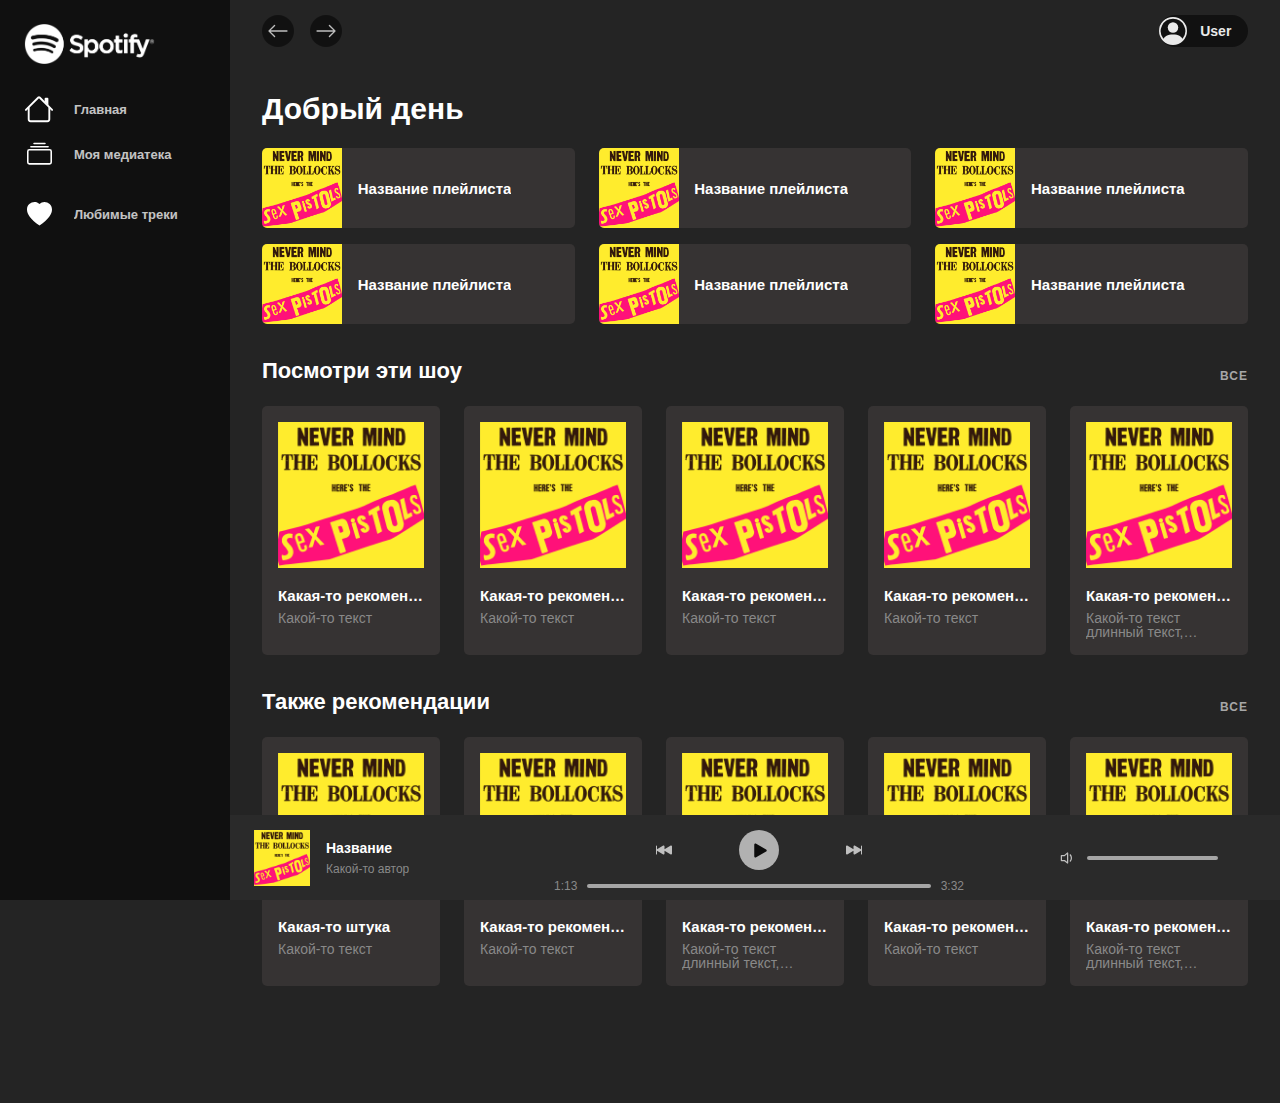
<file: src/pages/index.html>
<!DOCTYPE html>
<html lang="ru">
<head>
    <meta charset="UTF-8">
    <meta http-equiv="X-UA-Compatible" content="IE=edge">
    <meta name="viewport" content="width=device-width, initial-scale=1.0">
    <link rel="stylesheet" href="../styles/style.css">
    <title>Spotify</title>
</head>
<body class="app">
    <header class="header">
        <div class="header__buttons">
            <button type="button" class="header__button circle-button" onclick="history.back();" id="">
                <img src="../assets/icons/arrow_left.svg" alt="">
            </button>
            <button type="button" class="header__button circle-button" onclick="history.forward();">
                <img src="../assets/icons/arrow_right.svg" alt="">
            </button>
        </div>
        <div class="account">
            <img src="../assets/icons/user.svg" alt="" class="account__image">
            <span class="account__name">user</span>
        </div>
    </header>
    <nav class="menu">
        <a href="./index.html" class="menu__banner image-link">
            <img src="../assets/images/logo.png" alt="" class="menu__logo">
        </a>
        <ul class="menu__block">
            <li class="menu__tag tag">
                <a href="./index.html" class="tag__body">
                    <div class="tag__icon tag__icon_n">
                        <img src="../assets/icons/home.svg" alt=""">
                    </div>
                    <span class="tag__text">Главная</span>
                </a>                
            </li>
            <li class="menu__tag tag">
                <a href="./media.html" class="tag__body">
                    <div class="tag__icon tag__icon_s">
                        <img src="../assets/icons/media.svg" alt="">
                    </div>
                    <span class="tag__text">Моя медиатека</span>
                </a>                
            </li>
        </ul>
        <ul class="menu__block">
            <li class="menu__tag tag">
                <a href="./favorites.html" class="tag__body">
                    <div class="tag__icon tag__icon_s">
                        <img src="../assets/icons/favorite.svg" alt="">
                    </div>
                    <span class="tag__text">Любимые треки</span>
                </a>                
            </li>
        </ul>
    </nav>
    <main class="main">
        <div class="main__body">
            <section class="main-section section">
                <div class="main-section__title-block">
                    <h2 class="main-section__title title">
                        Добрый день
                    </h2>
                </div>
                <div class="main-section__body section-body">
                    <a href="./playlist.html">
                        <article class="main-section__card horizontal-track-card">
                            <div class="horizontal-track-card__image">
                                <img src="../assets/images/img-placeholder.jpg" alt="">
                            </div>
                            <div class="horizontal-track-card__text card-primary-text">Название плейлиста</div>
                        </article>
                    </a>
                    <a href="./playlist.html">
                        <article class="main-section__card horizontal-track-card">
                            <div class="horizontal-track-card__image">
                                <img src="../assets/images/img-placeholder.jpg" alt="">
                            </div>
                            <div class="horizontal-track-card__text card-primary-text">Название плейлиста</div>
                        </article>
                    </a>
                    <a href="./playlist.html">
                        <article class="main-section__card horizontal-track-card">
                            <div class="horizontal-track-card__image">
                                <img src="../assets/images/img-placeholder.jpg" alt="">
                            </div>
                            <div class="horizontal-track-card__text card-primary-text">Название плейлиста</div>
                        </article>
                    </a>
                    <a href="./playlist.html">
                        <article class="main-section__card horizontal-track-card">
                            <div class="horizontal-track-card__image">
                                <img src="../assets/images/img-placeholder.jpg" alt="">
                            </div>
                            <div class="horizontal-track-card__text card-primary-text">Название плейлиста</div>
                        </article>
                    </a>
                    <a href="./playlist.html">
                        <article class="main-section__card horizontal-track-card">
                            <div class="horizontal-track-card__image">
                                <img src="../assets/images/img-placeholder.jpg" alt="">
                            </div>
                            <div class="horizontal-track-card__text card-primary-text">Название плейлиста</div>
                        </article>
                    </a>
                    <a href="./playlist.html">
                        <article class="main-section__card horizontal-track-card">
                            <div class="horizontal-track-card__image">
                                <img src="../assets/images/img-placeholder.jpg" alt="">
                            </div>
                            <div class="horizontal-track-card__text card-primary-text">Название плейлиста</div>
                        </article>
                    </a>
                </div>
            </section>
            <div class="secondary-sections">
                <section class="secondary-section section">
                    <div class="secondary-section__title-block">
                        <h2 class="secondary-section__title subtitle">
                            Посмотри эти шоу
                        </h2>
                        <a href="./playlists.html" class="secondary-section__link text-link">Все</a>
                    </div>
                    <div class="secondary-section__body section-body">
                        <a href="./playlist.html">
                            <article class="secondary-section__card vertical-track-card">
                                <div class="vertical-track-card__image">
                                    <img src="../assets/images/img-placeholder.jpg" alt="">                                
                                </div>
                                <div class="vertical-track-card__content">
                                    <div class="vertical-track-card__primary-text card-primary-text">
                                        Какая-то рекомендация
                                    </div>
                                    <div class="vertical-track-card__secondary-text card-secondary-text">
                                        Какой-то текст
                                    </div>
                                </div>
                                
                            </article>
                        </a>
                        
                        <a href="./playlist.html">
                            <article class="secondary-section__card vertical-track-card">
                                <div class="vertical-track-card__image">
                                    <img src="../assets/images/img-placeholder.jpg" alt="">                                
                                </div>
                                <div class="vertical-track-card__content">
                                    <div class="vertical-track-card__primary-text card-primary-text">
                                        Какая-то рекомендация
                                    </div>
                                    <div class="vertical-track-card__secondary-text card-secondary-text">
                                        Какой-то текст
                                    </div>
                                </div>
                                
                            </article>
                        </a>
                        <a href="./playlist.html">
                            <article class="secondary-section__card vertical-track-card">
                                <div class="vertical-track-card__image">
                                    <img src="../assets/images/img-placeholder.jpg" alt="">                                
                                </div>
                                <div class="vertical-track-card__content">
                                    <div class="vertical-track-card__primary-text card-primary-text">
                                        Какая-то рекомендация
                                    </div>
                                    <div class="vertical-track-card__secondary-text card-secondary-text">
                                        Какой-то текст
                                    </div>
                                </div>
                                
                            </article>
                        </a>
                        <a href="./playlist.html">
                            <article class="secondary-section__card vertical-track-card">
                                <div class="vertical-track-card__image">
                                    <img src="../assets/images/img-placeholder.jpg" alt="">                                
                                </div>
                                <div class="vertical-track-card__content">
                                    <div class="vertical-track-card__primary-text card-primary-text">
                                        Какая-то рекомендация
                                    </div>
                                    <div class="vertical-track-card__secondary-text card-secondary-text">
                                        Какой-то текст
                                    </div>
                                </div>
                                
                            </article>
                        </a>
                        <a href="./playlist.html">
                            <article class="secondary-section__card vertical-track-card">
                                <div class="vertical-track-card__image">
                                    <img src="../assets/images/img-placeholder.jpg" alt="">                                
                                </div>
                                <div class="vertical-track-card__content">
                                    <div class="vertical-track-card__primary-text card-primary-text">
                                        Какая-то рекомендация
                                    </div>
                                    <div class="vertical-track-card__secondary-text card-secondary-text">
                                        Какой-то текст длинный текст, который не влезает
                                    </div>
                                </div>
                                
                            </article>
                        </a>

                    </div>                    
                </section>
                <section class="secondary-section section">
                    <div class="secondary-section__title-block">
                        <h2 class="secondary-section__title subtitle">
                            Также рекомендации
                        </h2>
                        <a href="./playlists.html" class="secondary-section__link text-link">Все</a>
                    </div>
                    <div class="secondary-section__body section-body">
                        <a href="./playlist.html">
                            <article class="secondary-section__card vertical-track-card">
                                <div class="vertical-track-card__image">
                                    <img src="../assets/images/img-placeholder.jpg" alt="">                                
                                </div>
                                <div class="vertical-track-card__content">
                                    <div class="vertical-track-card__primary-text card-primary-text">
                                        Какая-то штука
                                    </div>
                                    <div class="vertical-track-card__secondary-text card-secondary-text">
                                        Какой-то текст
                                    </div>
                                </div>
                                
                            </article>
                        </a>
                        
                        <a href="./playlist.html">
                            <article class="secondary-section__card vertical-track-card">
                                <div class="vertical-track-card__image">
                                    <img src="../assets/images/img-placeholder.jpg" alt="">                                
                                </div>
                                <div class="vertical-track-card__content">
                                    <div class="vertical-track-card__primary-text card-primary-text">
                                        Какая-то рекомендация
                                    </div>
                                    <div class="vertical-track-card__secondary-text card-secondary-text">
                                        Какой-то текст
                                    </div>
                                </div>
                                
                            </article>
                        </a>
                        <a href="./playlist.html">
                            <article class="secondary-section__card vertical-track-card">
                                <div class="vertical-track-card__image">
                                    <img src="../assets/images/img-placeholder.jpg" alt="">                                
                                </div>
                                <div class="vertical-track-card__content">
                                    <div class="vertical-track-card__primary-text card-primary-text">
                                        Какая-то рекомендация
                                    </div>
                                    <div class="vertical-track-card__secondary-text card-secondary-text">
                                        Какой-то текст длинный текст, который не влезает
                                    </div>
                                </div>
                                
                            </article>
                        </a>
                        <a href="./playlist.html">
                            <article class="secondary-section__card vertical-track-card">
                                <div class="vertical-track-card__image">
                                    <img src="../assets/images/img-placeholder.jpg" alt="">                                
                                </div>
                                <div class="vertical-track-card__content">
                                    <div class="vertical-track-card__primary-text card-primary-text">
                                        Какая-то рекомендация
                                    </div>
                                    <div class="vertical-track-card__secondary-text card-secondary-text">
                                        Какой-то текст
                                    </div>
                                </div>
                                
                            </article>
                        </a>
                        <a href="./playlist.html">
                            <article class="secondary-section__card vertical-track-card">
                                <div class="vertical-track-card__image">
                                    <img src="../assets/images/img-placeholder.jpg" alt="">                                
                                </div>
                                <div class="vertical-track-card__content">
                                    <div class="vertical-track-card__primary-text card-primary-text">
                                        Какая-то рекомендация
                                    </div>
                                    <div class="vertical-track-card__secondary-text card-secondary-text">
                                        Какой-то текст длинный текст, который не влезает
                                    </div>
                                </div>
                                
                            </article>
                        </a>

                    </div>                    
                </section>
            </div>
        </div>
    </main>
    <footer class="footer">
        <div class="player">
            <div class="player__track small-track-label">
                <div class="small-track-label__image">
                    <img src="../assets/images/img-placeholder.jpg" alt="">
                </div>
                <div class="small-track-label__text">
                    <div class="small-track-label__title">
                        Название
                    </div>
                    <div class="small-track-label__subtitle">
                        Какой-то автор
                    </div>
                </div>
                
            </div>
            <div class="player__controls">
                <div class="player__buttons">
                    <button type="button" class="player__button">
                        <img src="../assets/icons/backward.svg" alt="">
                    </button>
                    <button type="button" class="player__button play-button">
                        <img src="../assets/icons/play.svg" alt="">
                    </button>
                    <button type="button" class="player__button">
                        <img src="../assets/icons/forward.svg" alt="">
                    </button>
                </div>
                <div class="player__track-progress track-progress">
                    <div class="track-progress__time">1:13</div>
                    <div class="track-progress__bar progress-bar">
                    </div>
                    <div class="track-progress__time">3:32</div>
                </div>
            </div>
            <div class="player__volume">
                <button class="player__volume-button player__button">
                    <img src="../assets/icons/volume.svg" alt="">
                </button>
                <div class="player__volume-bar progress-bar">

                </div>
            </div>
        </div>
    </footer>
</body>
</html>
</file>
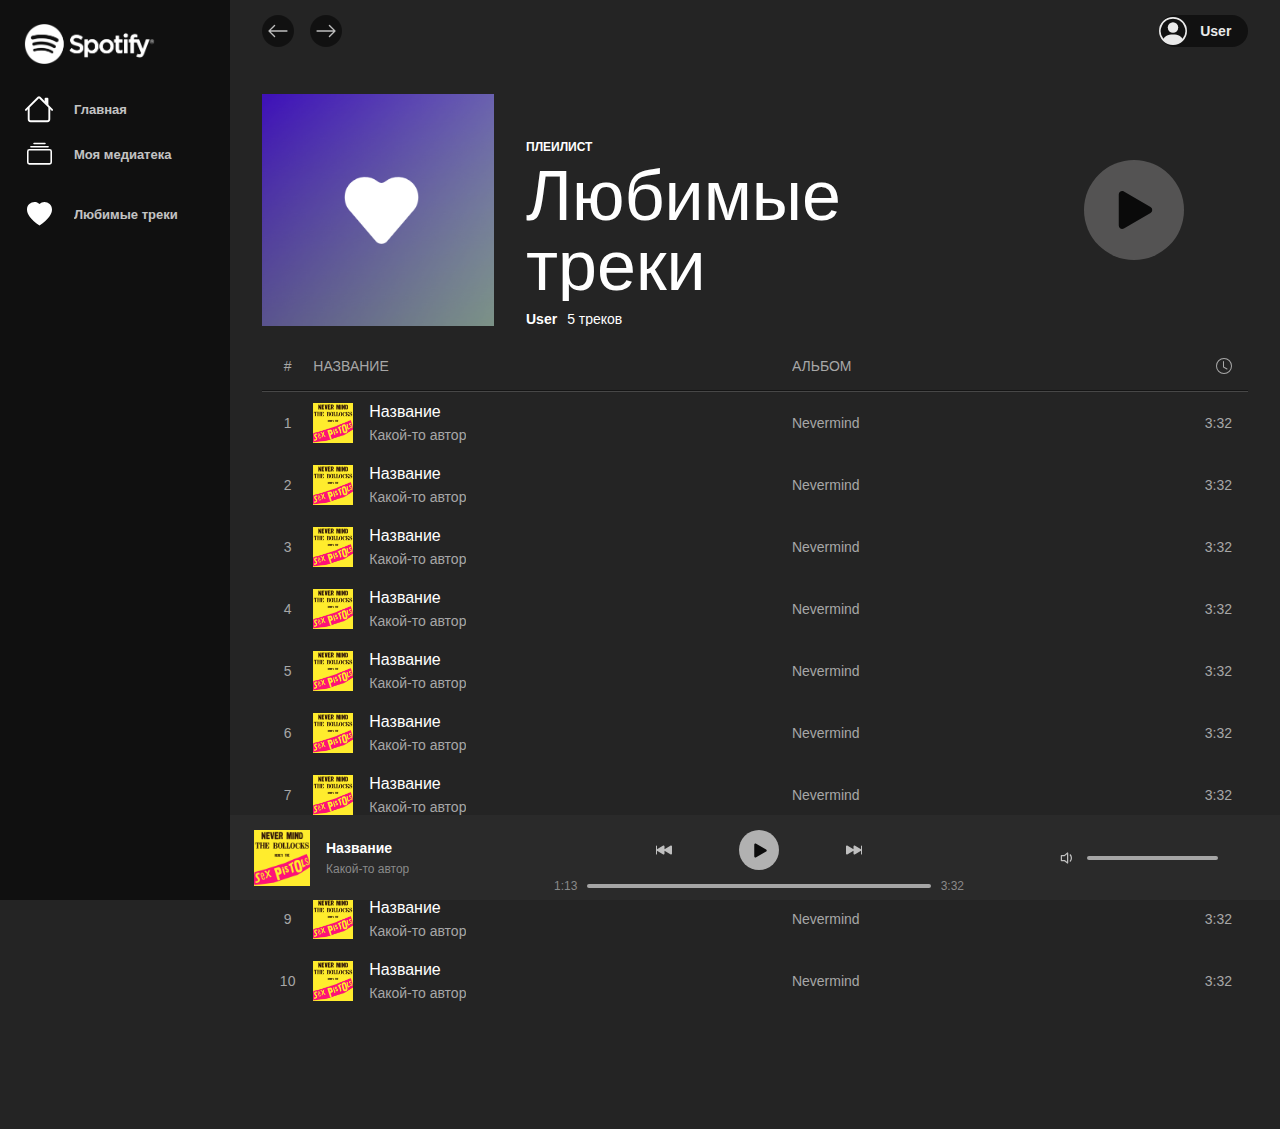
<file: src/pages/favorites.html>
<!DOCTYPE html>
<html lang="ru">
<head>
    <meta charset="UTF-8">
    <meta http-equiv="X-UA-Compatible" content="IE=edge">
    <meta name="viewport" content="width=device-width, initial-scale=1.0">
    <link rel="stylesheet" href="../styles/style.css">
    <title>Spotify</title>
</head>
<body class="app">
    <header class="header">
        <div class="header__buttons">
            <button type="button" class="header__button circle-button" onclick="history.back();" id="">
                <img src="../assets/icons/arrow_left.svg" alt="">
            </button>
            <button type="button" class="header__button circle-button" onclick="history.forward();">
                <img src="../assets/icons/arrow_right.svg" alt="">
            </button>
        </div>
        <div class="account">
            <img src="../assets/icons/user.svg" alt="" class="account__image">
            <span class="account__name">user</span>
        </div>
    </header>
    <nav class="menu">
        <a href="./index.html" class="menu__banner image-link">
            <img src="../assets/images/logo.png" alt="" class="menu__logo">
        </a>
        <ul class="menu__block">
            <li class="menu__tag tag">
                <a href="./index.html" class="tag__body">
                    <div class="tag__icon tag__icon_n">
                        <img src="../assets/icons/home.svg" alt=""">
                    </div>
                    <span class="tag__text">Главная</span>
                </a>                
            </li>
            <li class="menu__tag tag">
                <a href="./media.html" class="tag__body">
                    <div class="tag__icon tag__icon_s">
                        <img src="../assets/icons/media.svg" alt="">
                    </div>
                    <span class="tag__text">Моя медиатека</span>
                </a>                
            </li>
        </ul>
        <ul class="menu__block">
            <li class="menu__tag tag">
                <a href="./favorites.html" class="tag__body">
                    <div class="tag__icon tag__icon_s">
                        <img src="../assets/icons/favorite.svg" alt="">
                    </div>
                    <span class="tag__text">Любимые треки</span>
                </a>                
            </li>
        </ul>
    </nav>
    <main class="main">
        <div class="main__body">
            <section class="tracklist-section section">
                <div class="tracklist-section__header tracklist-header">
                    <div class="tracklist-header__image">
                        <img src="../assets/images/favorite.png" alt="">
                    </div>
                    <div class="tracklist-header__content">
                        <div class="tracklist-header__type">
                            плейлист
                        </div>
                        <div class="tracklist-header__title">
                            Любимые треки
                        </div>
                        <div class="tracklist-header__about">
                            <div class="tracklist-header__owner">
                                User
                            </div>
                            <div class="tracklist-header__track-count">
                                5 треков
                            </div>
                        </div>
                    </div>
                    <div class="tracklist-header__controls">
                        <button class="tracklist-header__play play-button">
                            <img src="../assets/icons/play.svg" alt="">
                        </button>
                    </div>
                </div>
                <div class="tracklist-section__body tracklist-body">
                    <div class="tracklist-body__header tracklist-row">
                        <div class="tracklist-body__track-leading tracklist-row__column">
                            <span class="tracklist-secondary-text">#</span>
                        </div>
                        <div class="tracklist-body__track-name tracklist-row__column">
                            <span class="tracklist-secondary-text">Название</span>
                        </div>
                        <div class="tracklist-body__track-albom tracklist-row__column">
                            <span class="tracklist-secondary-text">Альбом</span>
                        </div>
                        <div class="tracklist-body__track-duration tracklist-row__column">
                            <img src="../assets/icons/clock.svg" alt="">
                        </div>
                    </div>
                    
                    <div class="tracklist-body__content">
                        <article class="tracklist-track tracklist-row">
                            <div class="tracklist-track__leading tracklist-row__column">
                                <span class="tracklist-secondary-text">1</span>
                            </div>
                            <div class="tracklist-track__label middle-track-label tracklist-row__column">
                                <div class="middle-track-label__image">
                                    <img src="../assets/images/img-placeholder.jpg" alt="">
                                </div>
                                <div class="middle-track-label__text">
                                    <div class="middle-track-label__title">
                                        Название
                                    </div>
                                    <div class="middle-track-label__subtitle tracklist-secondary-text">
                                        Какой-то автор
                                    </div>
                                </div>
                            </div>
                            <div class="tracklist-track__albom tracklist-row__column">
                                <a href="./playlist.html" class="tracklist-secondary-text text-link">
                                    Nevermind
                                </a>                                
                            </div>
                            <div class="tracklist-track__duration tracklist-row__column">
                                <span class="tracklist-secondary-text">3:32</span>                                
                            </div>
                        </article>         
                        <article class="tracklist-track tracklist-row">
                            <div class="tracklist-track__leading tracklist-track__leading_h tracklist-row__column">
                                <span class="tracklist-secondary-text">2</span>
                            </div>
                            <div class="tracklist-track__label middle-track-label tracklist-row__column">
                                <div class="middle-track-label__image">
                                    <img src="../assets/images/img-placeholder.jpg" alt="">
                                </div>
                                <div class="middle-track-label__text">
                                    <div class="middle-track-label__title">
                                        Название
                                    </div>
                                    <div class="middle-track-label__subtitle tracklist-secondary-text">
                                        Какой-то автор
                                    </div>
                                </div>
                            </div>
                            <div class="tracklist-track__albom tracklist-row__column">
                                <a href="./playlist.html" class="tracklist-secondary-text text-link">Nevermind</a>                                
                            </div>
                            <div class="tracklist-track__duration tracklist-row__column">
                                <span class="tracklist-secondary-text">3:32</span>                                
                            </div>
                        </article>        
                        <article class="tracklist-track tracklist-row">
                            <div class="tracklist-track__leading tracklist-track__leading_h tracklist-row__column">
                                <span class="tracklist-secondary-text">3</span>
                            </div>
                            <div class="tracklist-track__label middle-track-label tracklist-row__column">
                                <div class="middle-track-label__image">
                                    <img src="../assets/images/img-placeholder.jpg" alt="">
                                </div>
                                <div class="middle-track-label__text">
                                    <div class="middle-track-label__title">
                                        Название
                                    </div>
                                    <div class="middle-track-label__subtitle tracklist-secondary-text">
                                        Какой-то автор
                                    </div>
                                </div>
                            </div>
                            <div class="tracklist-track__albom tracklist-row__column">
                                <a href="./playlist.html" class="tracklist-secondary-text text-link">Nevermind</a>                                
                            </div>
                            <div class="tracklist-track__duration tracklist-row__column">
                                <span class="tracklist-secondary-text">3:32</span>                                
                            </div>
                        </article>     
                        <article class="tracklist-track tracklist-row">
                            <div class="tracklist-track__leading tracklist-track__leading_h tracklist-row__column">
                                <span class="tracklist-secondary-text">4</span>
                            </div>
                            <div class="tracklist-track__label middle-track-label tracklist-row__column">
                                <div class="middle-track-label__image">
                                    <img src="../assets/images/img-placeholder.jpg" alt="">
                                </div>
                                <div class="middle-track-label__text">
                                    <div class="middle-track-label__title">
                                        Название
                                    </div>
                                    <div class="middle-track-label__subtitle tracklist-secondary-text">
                                        Какой-то автор
                                    </div>
                                </div>
                            </div>
                            <div class="tracklist-track__albom tracklist-row__column">
                                <a href="./playlist.html" class="tracklist-secondary-text text-link">Nevermind</a>                                
                            </div>
                            <div class="tracklist-track__duration tracklist-row__column">
                                <span class="tracklist-secondary-text">3:32</span>                                
                            </div>
                        </article>     
                        <article class="tracklist-track tracklist-row">
                            <div class="tracklist-track__leading tracklist-track__leading_h tracklist-row__column">
                                <span class="tracklist-secondary-text">5</span>
                            </div>
                            <div class="tracklist-track__label middle-track-label tracklist-row__column">
                                <div class="middle-track-label__image">
                                    <img src="../assets/images/img-placeholder.jpg" alt="">
                                </div>
                                <div class="middle-track-label__text">
                                    <div class="middle-track-label__title">
                                        Название
                                    </div>
                                    <div class="middle-track-label__subtitle tracklist-secondary-text">
                                        Какой-то автор
                                    </div>
                                </div>
                            </div>
                            <div class="tracklist-track__albom tracklist-row__column">
                                <a href="./playlist.html" class="tracklist-secondary-text text-link">Nevermind</a>                                
                            </div>
                            <div class="tracklist-track__duration tracklist-row__column">
                                <span class="tracklist-secondary-text">3:32</span>                                
                            </div>
                        </article>        
                        <article class="tracklist-track tracklist-row">
                            <div class="tracklist-track__leading tracklist-track__leading_h tracklist-row__column">
                                <span class="tracklist-secondary-text">6</span>
                            </div>
                            <div class="tracklist-track__label middle-track-label tracklist-row__column">
                                <div class="middle-track-label__image">
                                    <img src="../assets/images/img-placeholder.jpg" alt="">
                                </div>
                                <div class="middle-track-label__text">
                                    <div class="middle-track-label__title">
                                        Название
                                    </div>
                                    <div class="middle-track-label__subtitle tracklist-secondary-text">
                                        Какой-то автор
                                    </div>
                                </div>
                            </div>
                            <div class="tracklist-track__albom tracklist-row__column">
                                <a href="./playlist.html" class="tracklist-secondary-text text-link">Nevermind</a>                                
                            </div>
                            <div class="tracklist-track__duration tracklist-row__column">
                                <span class="tracklist-secondary-text">3:32</span>                                
                            </div>
                        </article>  
                        <article class="tracklist-track tracklist-row">
                            <div class="tracklist-track__leading tracklist-track__leading_h tracklist-row__column">
                                <span class="tracklist-secondary-text">7</span>
                            </div>
                            <div class="tracklist-track__label middle-track-label tracklist-row__column">
                                <div class="middle-track-label__image">
                                    <img src="../assets/images/img-placeholder.jpg" alt="">
                                </div>
                                <div class="middle-track-label__text">
                                    <div class="middle-track-label__title">
                                        Название
                                    </div>
                                    <div class="middle-track-label__subtitle tracklist-secondary-text">
                                        Какой-то автор
                                    </div>
                                </div>
                            </div>
                            <div class="tracklist-track__albom tracklist-row__column">
                                <a href="./playlist.html" class="tracklist-secondary-text text-link">Nevermind</a>                                
                            </div>
                            <div class="tracklist-track__duration tracklist-row__column">
                                <span class="tracklist-secondary-text">3:32</span>                                
                            </div>
                        </article>  
                        <article class="tracklist-track tracklist-row">
                            <div class="tracklist-track__leading tracklist-track__leading_h tracklist-row__column">
                                <span class="tracklist-secondary-text">8</span>
                            </div>
                            <div class="tracklist-track__label middle-track-label tracklist-row__column">
                                <div class="middle-track-label__image">
                                    <img src="../assets/images/img-placeholder.jpg" alt="">
                                </div>
                                <div class="middle-track-label__text">
                                    <div class="middle-track-label__title">
                                        Название
                                    </div>
                                    <div class="middle-track-label__subtitle tracklist-secondary-text">
                                        Какой-то автор
                                    </div>
                                </div>
                            </div>
                            <div class="tracklist-track__albom tracklist-row__column">
                                <a href="./playlist.html" class="tracklist-secondary-text text-link">Nevermind</a>                                
                            </div>
                            <div class="tracklist-track__duration tracklist-row__column">
                                <span class="tracklist-secondary-text">3:32</span>                                
                            </div>
                        </article>  
                        <article class="tracklist-track tracklist-row">
                            <div class="tracklist-track__leading tracklist-track__leading_h tracklist-row__column">
                                <span class="tracklist-secondary-text">9</span>
                            </div>
                            <div class="tracklist-track__label middle-track-label tracklist-row__column">
                                <div class="middle-track-label__image">
                                    <img src="../assets/images/img-placeholder.jpg" alt="">
                                </div>
                                <div class="middle-track-label__text">
                                    <div class="middle-track-label__title">
                                        Название
                                    </div>
                                    <div class="middle-track-label__subtitle tracklist-secondary-text">
                                        Какой-то автор
                                    </div>
                                </div>
                            </div>
                            <div class="tracklist-track__albom tracklist-row__column">
                                <a href="./playlist.html" class="tracklist-secondary-text text-link">Nevermind</a>                                
                            </div>
                            <div class="tracklist-track__duration tracklist-row__column">
                                <span class="tracklist-secondary-text">3:32</span>                                
                            </div>
                        </article>  
                        <article class="tracklist-track tracklist-row">
                            <div class="tracklist-track__leading tracklist-track__leading_h tracklist-row__column">
                                <span class="tracklist-secondary-text">10</span>
                            </div>
                            <div class="tracklist-track__label middle-track-label tracklist-row__column">
                                <div class="middle-track-label__image">
                                    <img src="../assets/images/img-placeholder.jpg" alt="">
                                </div>
                                <div class="middle-track-label__text">
                                    <div class="middle-track-label__title">
                                        Название
                                    </div>
                                    <div class="middle-track-label__subtitle tracklist-secondary-text">
                                        Какой-то автор
                                    </div>
                                </div>
                            </div>
                            <div class="tracklist-track__albom tracklist-row__column">
                                <a href="./playlist.html" class="tracklist-secondary-text text-link">Nevermind</a>                                
                            </div>
                            <div class="tracklist-track__duration tracklist-row__column">
                                <span class="tracklist-secondary-text">3:32</span>                                
                            </div>
                        </article>  
                    </div>
                </div>
            </section>
        </div>
    </main>
    <footer class="footer">
        <div class="player">
            <div class="player__track small-track-label">
                <div class="small-track-label__image">
                    <img src="../assets/images/img-placeholder.jpg" alt="">
                </div>
                <div class="small-track-label__text">
                    <div class="small-track-label__title">
                        Название
                    </div>
                    <div class="small-track-label__subtitle">
                        Какой-то автор
                    </div>
                </div>
                
            </div>
            <div class="player__controls">
                <div class="player__buttons">
                    <button type="button" class="player__button">
                        <img src="../assets/icons/backward.svg" alt="">
                    </button>
                    <button type="button" class="player__button play-button">
                        <img src="../assets/icons/play.svg" alt="">
                    </button>
                    <button type="button" class="player__button">
                        <img src="../assets/icons/forward.svg" alt="">
                    </button>
                </div>
                <div class="player__track-progress track-progress">
                    <div class="track-progress__time">1:13</div>
                    <div class="track-progress__bar progress-bar">
                    </div>
                    <div class="track-progress__time">3:32</div>
                </div>
            </div>
            <div class="player__volume">
                <button class="player__volume-button player__button">
                    <img src="../assets/icons/volume.svg" alt="">
                </button>
                <div class="player__volume-bar progress-bar">

                </div>
            </div>
        </div>
    </footer>
</body>
</html>
</file>
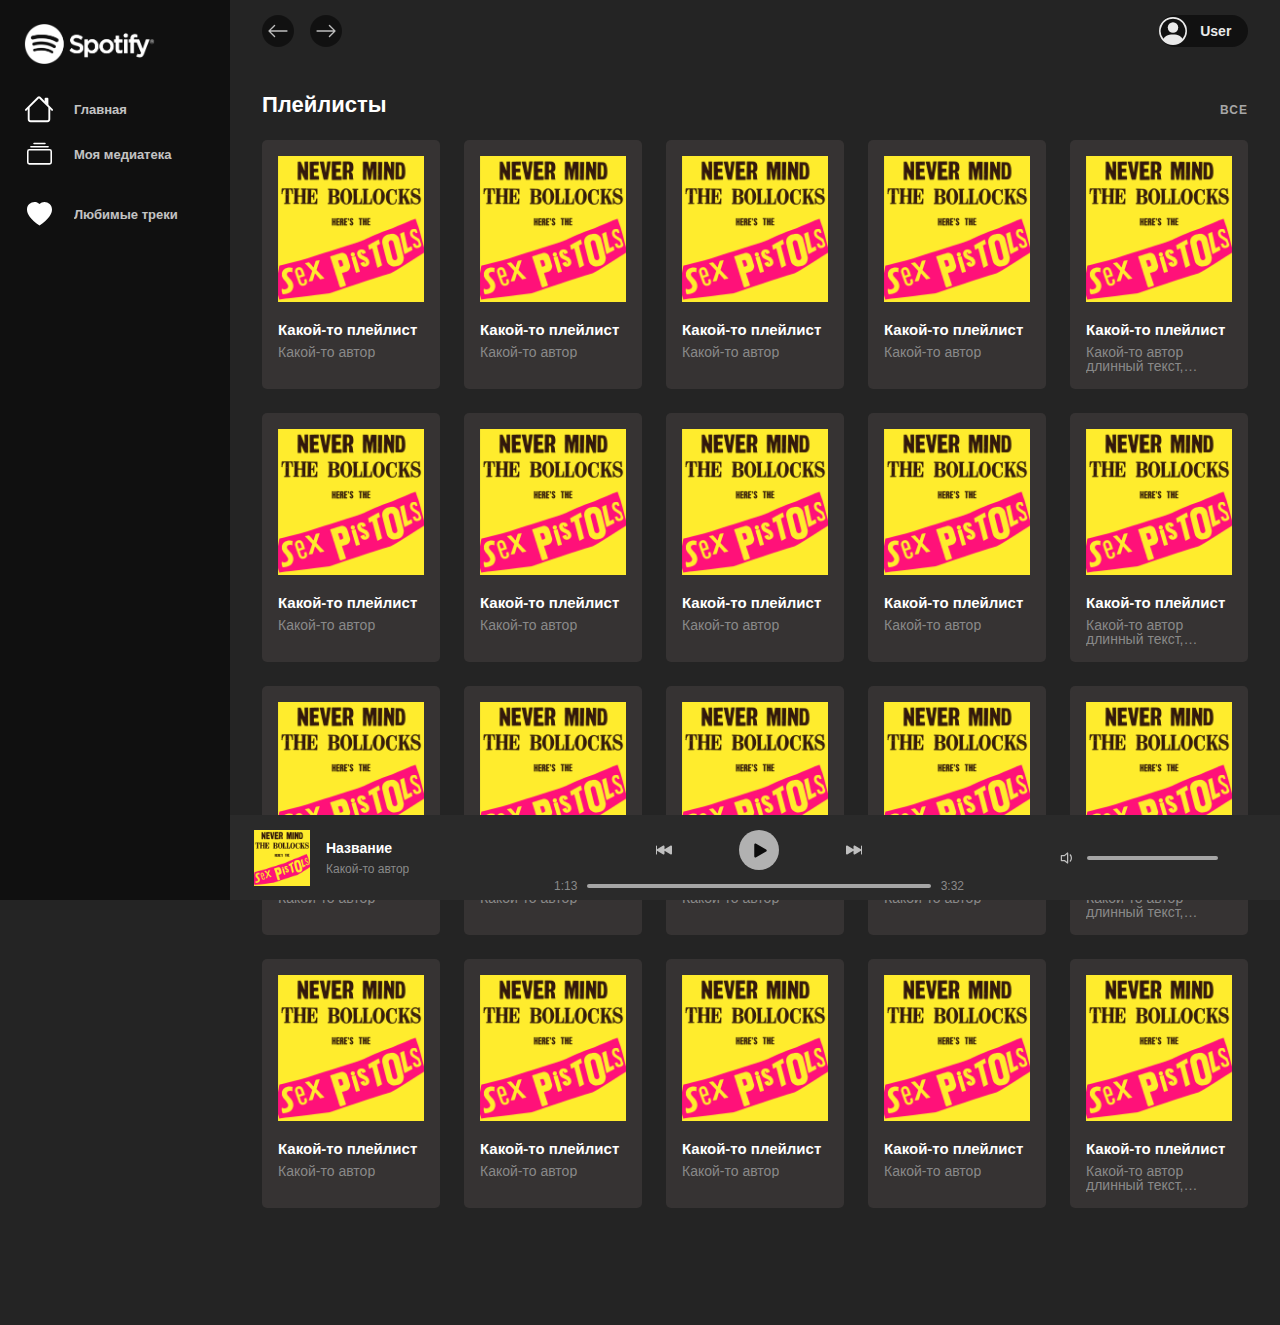
<file: src/pages/media.html>
<!DOCTYPE html>
<html lang="ru">
<head>
    <meta charset="UTF-8">
    <meta http-equiv="X-UA-Compatible" content="IE=edge">
    <meta name="viewport" content="width=device-width, initial-scale=1.0">
    <link rel="stylesheet" href="../styles/style.css">
    <title>Spotify</title>
</head>
<body class="app">
    <header class="header">
        <div class="header__buttons">
            <button type="button" class="header__button circle-button" onclick="history.back();" id="">
                <img src="../assets/icons/arrow_left.svg" alt="">
            </button>
            <button type="button" class="header__button circle-button" onclick="history.forward();">
                <img src="../assets/icons/arrow_right.svg" alt="">
            </button>
        </div>
        <div class="account">
            <img src="../assets/icons/user.svg" alt="" class="account__image">
            <span class="account__name">user</span>
        </div>
    </header>
    <nav class="menu">
        <a href="./index.html" class="menu__banner image-link">
            <img src="../assets/images/logo.png" alt="" class="menu__logo">
        </a>
        <ul class="menu__block">
            <li class="menu__tag tag">
                <a href="./index.html" class="tag__body">
                    <div class="tag__icon tag__icon_n">
                        <img src="../assets/icons/home.svg" alt=""">
                    </div>
                    <span class="tag__text">Главная</span>
                </a>                
            </li>
            <li class="menu__tag tag">
                <a href="./media.html" class="tag__body">
                    <div class="tag__icon tag__icon_s">
                        <img src="../assets/icons/media.svg" alt="">
                    </div>
                    <span class="tag__text">Моя медиатека</span>
                </a>                
            </li>
        </ul>
        <ul class="menu__block">
            <li class="menu__tag tag">
                <a href="./favorites.html" class="tag__body">
                    <div class="tag__icon tag__icon_s">
                        <img src="../assets/icons/favorite.svg" alt="">
                    </div>
                    <span class="tag__text">Любимые треки</span>
                </a>                
            </li>
        </ul>
    </nav>
    <main class="main">
        <div class="main__body">
            <section class="secondary-section section">
                <div class="secondary-section__title-block">
                    <h2 class="secondary-section__title subtitle">
                        Плейлисты
                    </h2>
                    <a href="./playlists.html" class="secondary-section__link text-link">Все</a>
                </div>
                <div class="secondary-section__body section-body">
                    <a href="./playlist.html">
                        <article class="secondary-section__card vertical-track-card">
                            <div class="vertical-track-card__image">
                                <img src="../assets/images/img-placeholder.jpg" alt="">                                
                            </div>
                            <div class="vertical-track-card__content">
                                <div class="vertical-track-card__primary-text card-primary-text">
                                    Какой-то плейлист
                                </div>
                                <div class="vertical-track-card__secondary-text card-secondary-text">
                                    Какой-то автор
                                </div>
                            </div>
                            
                        </article>
                    </a>                        
                    <a href="./playlist.html">
                        <article class="secondary-section__card vertical-track-card">
                            <div class="vertical-track-card__image">
                                <img src="../assets/images/img-placeholder.jpg" alt="">                                
                            </div>
                            <div class="vertical-track-card__content">
                                <div class="vertical-track-card__primary-text card-primary-text">
                                    Какой-то плейлист
                                </div>
                                <div class="vertical-track-card__secondary-text card-secondary-text">
                                    Какой-то автор
                                </div>
                            </div>
                            
                        </article>
                    </a>
                    <a href="./playlist.html">
                        <article class="secondary-section__card vertical-track-card">
                            <div class="vertical-track-card__image">
                                <img src="../assets/images/img-placeholder.jpg" alt="">                                
                            </div>
                            <div class="vertical-track-card__content">
                                <div class="vertical-track-card__primary-text card-primary-text">
                                    Какой-то плейлист
                                </div>
                                <div class="vertical-track-card__secondary-text card-secondary-text">
                                    Какой-то автор
                                </div>
                            </div>
                            
                        </article>
                    </a>
                    <a href="./playlist.html">
                        <article class="secondary-section__card vertical-track-card">
                            <div class="vertical-track-card__image">
                                <img src="../assets/images/img-placeholder.jpg" alt="">                                
                            </div>
                            <div class="vertical-track-card__content">
                                <div class="vertical-track-card__primary-text card-primary-text">
                                    Какой-то плейлист
                                </div>
                                <div class="vertical-track-card__secondary-text card-secondary-text">
                                    Какой-то автор
                                </div>
                            </div>
                            
                        </article>
                    </a>
                    <a href="./playlist.html">
                        <article class="secondary-section__card vertical-track-card">
                            <div class="vertical-track-card__image">
                                <img src="../assets/images/img-placeholder.jpg" alt="">                                
                            </div>
                            <div class="vertical-track-card__content">
                                <div class="vertical-track-card__primary-text card-primary-text">
                                    Какой-то плейлист
                                </div>
                                <div class="vertical-track-card__secondary-text card-secondary-text">
                                    Какой-то автор длинный текст, который не влезает
                                </div>
                            </div>
                            
                        </article>
                    </a>
                    <a href="./playlist.html">
                        <article class="secondary-section__card vertical-track-card">
                            <div class="vertical-track-card__image">
                                <img src="../assets/images/img-placeholder.jpg" alt="">                                
                            </div>
                            <div class="vertical-track-card__content">
                                <div class="vertical-track-card__primary-text card-primary-text">
                                    Какой-то плейлист
                                </div>
                                <div class="vertical-track-card__secondary-text card-secondary-text">
                                    Какой-то автор
                                </div>
                            </div>
                            
                        </article>
                    </a>                        
                    <a href="./playlist.html">
                        <article class="secondary-section__card vertical-track-card">
                            <div class="vertical-track-card__image">
                                <img src="../assets/images/img-placeholder.jpg" alt="">                                
                            </div>
                            <div class="vertical-track-card__content">
                                <div class="vertical-track-card__primary-text card-primary-text">
                                    Какой-то плейлист
                                </div>
                                <div class="vertical-track-card__secondary-text card-secondary-text">
                                    Какой-то автор
                                </div>
                            </div>
                            
                        </article>
                    </a>
                    <a href="./playlist.html">
                        <article class="secondary-section__card vertical-track-card">
                            <div class="vertical-track-card__image">
                                <img src="../assets/images/img-placeholder.jpg" alt="">                                
                            </div>
                            <div class="vertical-track-card__content">
                                <div class="vertical-track-card__primary-text card-primary-text">
                                    Какой-то плейлист
                                </div>
                                <div class="vertical-track-card__secondary-text card-secondary-text">
                                    Какой-то автор
                                </div>
                            </div>
                            
                        </article>
                    </a>
                    <a href="./playlist.html">
                        <article class="secondary-section__card vertical-track-card">
                            <div class="vertical-track-card__image">
                                <img src="../assets/images/img-placeholder.jpg" alt="">                                
                            </div>
                            <div class="vertical-track-card__content">
                                <div class="vertical-track-card__primary-text card-primary-text">
                                    Какой-то плейлист
                                </div>
                                <div class="vertical-track-card__secondary-text card-secondary-text">
                                    Какой-то автор
                                </div>
                            </div>
                            
                        </article>
                    </a>
                    <a href="./playlist.html">
                        <article class="secondary-section__card vertical-track-card">
                            <div class="vertical-track-card__image">
                                <img src="../assets/images/img-placeholder.jpg" alt="">                                
                            </div>
                            <div class="vertical-track-card__content">
                                <div class="vertical-track-card__primary-text card-primary-text">
                                    Какой-то плейлист
                                </div>
                                <div class="vertical-track-card__secondary-text card-secondary-text">
                                    Какой-то автор длинный текст, который не влезает
                                </div>
                            </div>
                            
                        </article>
                    </a>
                    <a href="./playlist.html">
                        <article class="secondary-section__card vertical-track-card">
                            <div class="vertical-track-card__image">
                                <img src="../assets/images/img-placeholder.jpg" alt="">                                
                            </div>
                            <div class="vertical-track-card__content">
                                <div class="vertical-track-card__primary-text card-primary-text">
                                    Какой-то плейлист
                                </div>
                                <div class="vertical-track-card__secondary-text card-secondary-text">
                                    Какой-то автор
                                </div>
                            </div>
                            
                        </article>
                    </a>                        
                    <a href="./playlist.html">
                        <article class="secondary-section__card vertical-track-card">
                            <div class="vertical-track-card__image">
                                <img src="../assets/images/img-placeholder.jpg" alt="">                                
                            </div>
                            <div class="vertical-track-card__content">
                                <div class="vertical-track-card__primary-text card-primary-text">
                                    Какой-то плейлист
                                </div>
                                <div class="vertical-track-card__secondary-text card-secondary-text">
                                    Какой-то автор
                                </div>
                            </div>
                            
                        </article>
                    </a>
                    <a href="./playlist.html">
                        <article class="secondary-section__card vertical-track-card">
                            <div class="vertical-track-card__image">
                                <img src="../assets/images/img-placeholder.jpg" alt="">                                
                            </div>
                            <div class="vertical-track-card__content">
                                <div class="vertical-track-card__primary-text card-primary-text">
                                    Какой-то плейлист
                                </div>
                                <div class="vertical-track-card__secondary-text card-secondary-text">
                                    Какой-то автор
                                </div>
                            </div>
                            
                        </article>
                    </a>
                    <a href="./playlist.html">
                        <article class="secondary-section__card vertical-track-card">
                            <div class="vertical-track-card__image">
                                <img src="../assets/images/img-placeholder.jpg" alt="">                                
                            </div>
                            <div class="vertical-track-card__content">
                                <div class="vertical-track-card__primary-text card-primary-text">
                                    Какой-то плейлист
                                </div>
                                <div class="vertical-track-card__secondary-text card-secondary-text">
                                    Какой-то автор
                                </div>
                            </div>
                            
                        </article>
                    </a>
                    <a href="./playlist.html">
                        <article class="secondary-section__card vertical-track-card">
                            <div class="vertical-track-card__image">
                                <img src="../assets/images/img-placeholder.jpg" alt="">                                
                            </div>
                            <div class="vertical-track-card__content">
                                <div class="vertical-track-card__primary-text card-primary-text">
                                    Какой-то плейлист
                                </div>
                                <div class="vertical-track-card__secondary-text card-secondary-text">
                                    Какой-то автор длинный текст, который не влезает
                                </div>
                            </div>
                            
                        </article>
                    </a>
                    <a href="./playlist.html">
                        <article class="secondary-section__card vertical-track-card">
                            <div class="vertical-track-card__image">
                                <img src="../assets/images/img-placeholder.jpg" alt="">                                
                            </div>
                            <div class="vertical-track-card__content">
                                <div class="vertical-track-card__primary-text card-primary-text">
                                    Какой-то плейлист
                                </div>
                                <div class="vertical-track-card__secondary-text card-secondary-text">
                                    Какой-то автор
                                </div>
                            </div>
                            
                        </article>
                    </a>                        
                    <a href="./playlist.html">
                        <article class="secondary-section__card vertical-track-card">
                            <div class="vertical-track-card__image">
                                <img src="../assets/images/img-placeholder.jpg" alt="">                                
                            </div>
                            <div class="vertical-track-card__content">
                                <div class="vertical-track-card__primary-text card-primary-text">
                                    Какой-то плейлист
                                </div>
                                <div class="vertical-track-card__secondary-text card-secondary-text">
                                    Какой-то автор
                                </div>
                            </div>
                            
                        </article>
                    </a>
                    <a href="./playlist.html">
                        <article class="secondary-section__card vertical-track-card">
                            <div class="vertical-track-card__image">
                                <img src="../assets/images/img-placeholder.jpg" alt="">                                
                            </div>
                            <div class="vertical-track-card__content">
                                <div class="vertical-track-card__primary-text card-primary-text">
                                    Какой-то плейлист
                                </div>
                                <div class="vertical-track-card__secondary-text card-secondary-text">
                                    Какой-то автор
                                </div>
                            </div>
                            
                        </article>
                    </a>
                    <a href="./playlist.html">
                        <article class="secondary-section__card vertical-track-card">
                            <div class="vertical-track-card__image">
                                <img src="../assets/images/img-placeholder.jpg" alt="">                                
                            </div>
                            <div class="vertical-track-card__content">
                                <div class="vertical-track-card__primary-text card-primary-text">
                                    Какой-то плейлист
                                </div>
                                <div class="vertical-track-card__secondary-text card-secondary-text">
                                    Какой-то автор
                                </div>
                            </div>
                            
                        </article>
                    </a>
                    <a href="./playlist.html">
                        <article class="secondary-section__card vertical-track-card">
                            <div class="vertical-track-card__image">
                                <img src="../assets/images/img-placeholder.jpg" alt="">                                
                            </div>
                            <div class="vertical-track-card__content">
                                <div class="vertical-track-card__primary-text card-primary-text">
                                    Какой-то плейлист
                                </div>
                                <div class="vertical-track-card__secondary-text card-secondary-text">
                                    Какой-то автор длинный текст, который не влезает
                                </div>
                            </div>
                            
                        </article>
                    </a>
                </div>                    
            </section>
        </div>
    </main>
    <footer class="footer">
        <div class="player">
            <div class="player__track small-track-label">
                <div class="small-track-label__image">
                    <img src="../assets/images/img-placeholder.jpg" alt="">
                </div>
                <div class="small-track-label__text">
                    <div class="small-track-label__title">
                        Название
                    </div>
                    <div class="small-track-label__subtitle">
                        Какой-то автор
                    </div>
                </div>
                
            </div>
            <div class="player__controls">
                <div class="player__buttons">
                    <button type="button" class="player__button">
                        <img src="../assets/icons/backward.svg" alt="">
                    </button>
                    <button type="button" class="player__button play-button">
                        <img src="../assets/icons/play.svg" alt="">
                    </button>
                    <button type="button" class="player__button">
                        <img src="../assets/icons/forward.svg" alt="">
                    </button>
                </div>
                <div class="player__track-progress track-progress">
                    <div class="track-progress__time">1:13</div>
                    <div class="track-progress__bar progress-bar">
                    </div>
                    <div class="track-progress__time">3:32</div>
                </div>
            </div>
            <div class="player__volume">
                <button class="player__volume-button player__button">
                    <img src="../assets/icons/volume.svg" alt="">
                </button>
                <div class="player__volume-bar progress-bar">

                </div>
            </div>
        </div>
    </footer>
</body>
</html>
</file>
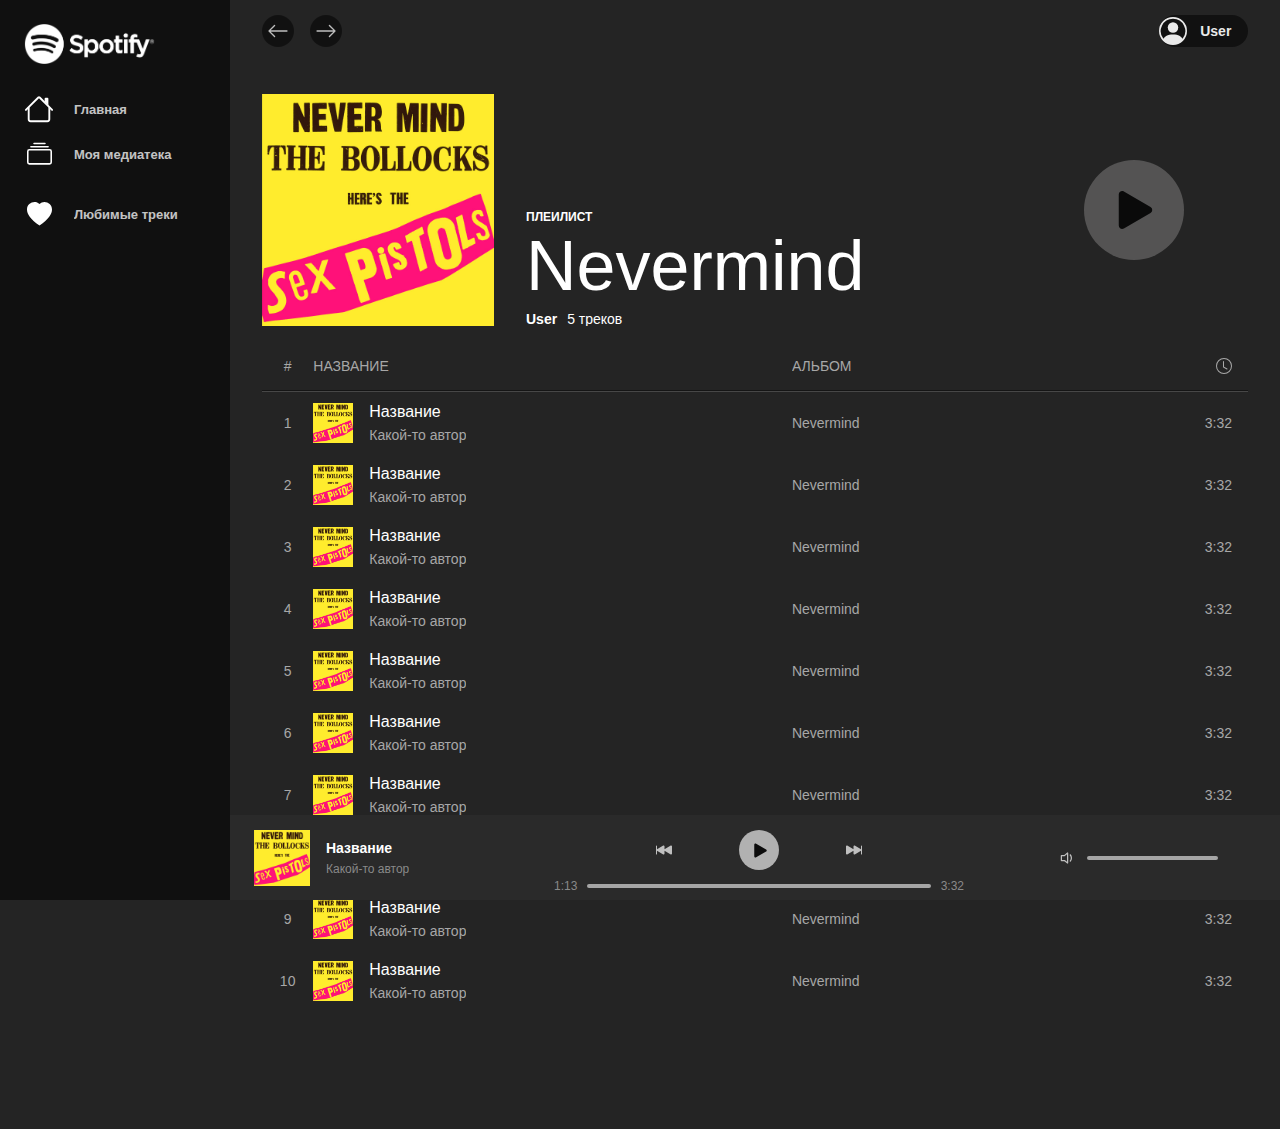
<file: src/pages/playlist.html>
<!DOCTYPE html>
<html lang="ru">
<head>
    <meta charset="UTF-8">
    <meta http-equiv="X-UA-Compatible" content="IE=edge">
    <meta name="viewport" content="width=device-width, initial-scale=1.0">
    <link rel="stylesheet" href="../styles/style.css">
    <title>Spotify</title>
</head>
<body class="app">
    <header class="header">
        <div class="header__buttons">
            <button type="button" class="header__button circle-button" onclick="history.back();" id="">
                <img src="../assets/icons/arrow_left.svg" alt="">
            </button>
            <button type="button" class="header__button circle-button" onclick="history.forward();">
                <img src="../assets/icons/arrow_right.svg" alt="">
            </button>
        </div>
        <div class="account">
            <img src="../assets/icons/user.svg" alt="" class="account__image">
            <span class="account__name">user</span>
        </div>
    </header>
    <nav class="menu">
        <a href="./index.html" class="menu__banner image-link">
            <img src="../assets/images/logo.png" alt="" class="menu__logo">
        </a>
        <ul class="menu__block">
            <li class="menu__tag tag">
                <a href="./index.html" class="tag__body">
                    <div class="tag__icon tag__icon_n">
                        <img src="../assets/icons/home.svg" alt=""">
                    </div>
                    <span class="tag__text">Главная</span>
                </a>                
            </li>
            <li class="menu__tag tag">
                <a href="./media.html" class="tag__body">
                    <div class="tag__icon tag__icon_s">
                        <img src="../assets/icons/media.svg" alt="">
                    </div>
                    <span class="tag__text">Моя медиатека</span>
                </a>                
            </li>
        </ul>
        <ul class="menu__block">
            <li class="menu__tag tag">
                <a href="./favorites.html" class="tag__body">
                    <div class="tag__icon tag__icon_s">
                        <img src="../assets/icons/favorite.svg" alt="">
                    </div>
                    <span class="tag__text">Любимые треки</span>
                </a>                
            </li>
        </ul>
    </nav>
    <main class="main">
        <div class="main__body">
            <section class="tracklist-section section">
                <div class="tracklist-section__header tracklist-header">
                    <div class="tracklist-header__image">
                        <img src="../assets/images/img-placeholder.jpg" alt="">
                    </div>
                    <div class="tracklist-header__content">
                        <div class="tracklist-header__type">
                            плейлист
                        </div>
                        <div class="tracklist-header__title">
                            Nevermind
                        </div>
                        <div class="tracklist-header__about">
                            <div class="tracklist-header__owner">
                                User
                            </div>
                            <div class="tracklist-header__track-count">
                                5 треков
                            </div>
                        </div>
                    </div>
                    <div class="tracklist-header__controls">
                        <button class="tracklist-header__play play-button">
                            <img src="../assets/icons/play.svg" alt="">
                        </button>
                    </div>
                </div>
                <div class="tracklist-section__body tracklist-body">
                    <div class="tracklist-body__header tracklist-row">
                        <div class="tracklist-body__track-leading tracklist-row__column">
                            <span class="tracklist-secondary-text">#</span>
                        </div>
                        <div class="tracklist-body__track-name tracklist-row__column">
                            <span class="tracklist-secondary-text">Название</span>
                        </div>
                        <div class="tracklist-body__track-albom tracklist-row__column">
                            <span class="tracklist-secondary-text">Альбом</span>
                        </div>
                        <div class="tracklist-body__track-duration tracklist-row__column">
                            <img src="../assets/icons/clock.svg" alt="">
                        </div>
                    </div>
                    
                    <div class="tracklist-body__content">
                        <article class="tracklist-track tracklist-row">
                            <div class="tracklist-track__leading tracklist-row__column">
                                <span class="tracklist-secondary-text">1</span>
                            </div>
                            <div class="tracklist-track__label middle-track-label tracklist-row__column">
                                <div class="middle-track-label__image">
                                    <img src="../assets/images/img-placeholder.jpg" alt="">
                                </div>
                                <div class="middle-track-label__text">
                                    <div class="middle-track-label__title">
                                        Название
                                    </div>
                                    <div class="middle-track-label__subtitle tracklist-secondary-text">
                                        Какой-то автор
                                    </div>
                                </div>
                            </div>
                            <div class="tracklist-track__albom tracklist-row__column">
                                <a href="./playlist.html" class="tracklist-secondary-text text-link">
                                    Nevermind
                                </a>                                
                            </div>
                            <div class="tracklist-track__duration tracklist-row__column">
                                <span class="tracklist-secondary-text">3:32</span>                                
                            </div>
                        </article>         
                        <article class="tracklist-track tracklist-row">
                            <div class="tracklist-track__leading tracklist-track__leading_h tracklist-row__column">
                                <span class="tracklist-secondary-text">2</span>
                            </div>
                            <div class="tracklist-track__label middle-track-label tracklist-row__column">
                                <div class="middle-track-label__image">
                                    <img src="../assets/images/img-placeholder.jpg" alt="">
                                </div>
                                <div class="middle-track-label__text">
                                    <div class="middle-track-label__title">
                                        Название
                                    </div>
                                    <div class="middle-track-label__subtitle tracklist-secondary-text">
                                        Какой-то автор
                                    </div>
                                </div>
                            </div>
                            <div class="tracklist-track__albom tracklist-row__column">
                                <a href="./playlist.html" class="tracklist-secondary-text text-link">Nevermind</a>                                
                            </div>
                            <div class="tracklist-track__duration tracklist-row__column">
                                <span class="tracklist-secondary-text">3:32</span>                                
                            </div>
                        </article>        
                        <article class="tracklist-track tracklist-row">
                            <div class="tracklist-track__leading tracklist-track__leading_h tracklist-row__column">
                                <span class="tracklist-secondary-text">3</span>
                            </div>
                            <div class="tracklist-track__label middle-track-label tracklist-row__column">
                                <div class="middle-track-label__image">
                                    <img src="../assets/images/img-placeholder.jpg" alt="">
                                </div>
                                <div class="middle-track-label__text">
                                    <div class="middle-track-label__title">
                                        Название
                                    </div>
                                    <div class="middle-track-label__subtitle tracklist-secondary-text">
                                        Какой-то автор
                                    </div>
                                </div>
                            </div>
                            <div class="tracklist-track__albom tracklist-row__column">
                                <a href="./playlist.html" class="tracklist-secondary-text text-link">Nevermind</a>                                
                            </div>
                            <div class="tracklist-track__duration tracklist-row__column">
                                <span class="tracklist-secondary-text">3:32</span>                                
                            </div>
                        </article>     
                        <article class="tracklist-track tracklist-row">
                            <div class="tracklist-track__leading tracklist-track__leading_h tracklist-row__column">
                                <span class="tracklist-secondary-text">4</span>
                            </div>
                            <div class="tracklist-track__label middle-track-label tracklist-row__column">
                                <div class="middle-track-label__image">
                                    <img src="../assets/images/img-placeholder.jpg" alt="">
                                </div>
                                <div class="middle-track-label__text">
                                    <div class="middle-track-label__title">
                                        Название
                                    </div>
                                    <div class="middle-track-label__subtitle tracklist-secondary-text">
                                        Какой-то автор
                                    </div>
                                </div>
                            </div>
                            <div class="tracklist-track__albom tracklist-row__column">
                                <a href="./playlist.html" class="tracklist-secondary-text text-link">Nevermind</a>                                
                            </div>
                            <div class="tracklist-track__duration tracklist-row__column">
                                <span class="tracklist-secondary-text">3:32</span>                                
                            </div>
                        </article>     
                        <article class="tracklist-track tracklist-row">
                            <div class="tracklist-track__leading tracklist-track__leading_h tracklist-row__column">
                                <span class="tracklist-secondary-text">5</span>
                            </div>
                            <div class="tracklist-track__label middle-track-label tracklist-row__column">
                                <div class="middle-track-label__image">
                                    <img src="../assets/images/img-placeholder.jpg" alt="">
                                </div>
                                <div class="middle-track-label__text">
                                    <div class="middle-track-label__title">
                                        Название
                                    </div>
                                    <div class="middle-track-label__subtitle tracklist-secondary-text">
                                        Какой-то автор
                                    </div>
                                </div>
                            </div>
                            <div class="tracklist-track__albom tracklist-row__column">
                                <a href="./playlist.html" class="tracklist-secondary-text text-link">Nevermind</a>                                
                            </div>
                            <div class="tracklist-track__duration tracklist-row__column">
                                <span class="tracklist-secondary-text">3:32</span>                                
                            </div>
                        </article>        
                        <article class="tracklist-track tracklist-row">
                            <div class="tracklist-track__leading tracklist-track__leading_h tracklist-row__column">
                                <span class="tracklist-secondary-text">6</span>
                            </div>
                            <div class="tracklist-track__label middle-track-label tracklist-row__column">
                                <div class="middle-track-label__image">
                                    <img src="../assets/images/img-placeholder.jpg" alt="">
                                </div>
                                <div class="middle-track-label__text">
                                    <div class="middle-track-label__title">
                                        Название
                                    </div>
                                    <div class="middle-track-label__subtitle tracklist-secondary-text">
                                        Какой-то автор
                                    </div>
                                </div>
                            </div>
                            <div class="tracklist-track__albom tracklist-row__column">
                                <a href="./playlist.html" class="tracklist-secondary-text text-link">Nevermind</a>                                
                            </div>
                            <div class="tracklist-track__duration tracklist-row__column">
                                <span class="tracklist-secondary-text">3:32</span>                                
                            </div>
                        </article>  
                        <article class="tracklist-track tracklist-row">
                            <div class="tracklist-track__leading tracklist-track__leading_h tracklist-row__column">
                                <span class="tracklist-secondary-text">7</span>
                            </div>
                            <div class="tracklist-track__label middle-track-label tracklist-row__column">
                                <div class="middle-track-label__image">
                                    <img src="../assets/images/img-placeholder.jpg" alt="">
                                </div>
                                <div class="middle-track-label__text">
                                    <div class="middle-track-label__title">
                                        Название
                                    </div>
                                    <div class="middle-track-label__subtitle tracklist-secondary-text">
                                        Какой-то автор
                                    </div>
                                </div>
                            </div>
                            <div class="tracklist-track__albom tracklist-row__column">
                                <a href="./playlist.html" class="tracklist-secondary-text text-link">Nevermind</a>                                
                            </div>
                            <div class="tracklist-track__duration tracklist-row__column">
                                <span class="tracklist-secondary-text">3:32</span>                                
                            </div>
                        </article>  
                        <article class="tracklist-track tracklist-row">
                            <div class="tracklist-track__leading tracklist-track__leading_h tracklist-row__column">
                                <span class="tracklist-secondary-text">8</span>
                            </div>
                            <div class="tracklist-track__label middle-track-label tracklist-row__column">
                                <div class="middle-track-label__image">
                                    <img src="../assets/images/img-placeholder.jpg" alt="">
                                </div>
                                <div class="middle-track-label__text">
                                    <div class="middle-track-label__title">
                                        Название
                                    </div>
                                    <div class="middle-track-label__subtitle tracklist-secondary-text">
                                        Какой-то автор
                                    </div>
                                </div>
                            </div>
                            <div class="tracklist-track__albom tracklist-row__column">
                                <a href="./playlist.html" class="tracklist-secondary-text text-link">Nevermind</a>                                
                            </div>
                            <div class="tracklist-track__duration tracklist-row__column">
                                <span class="tracklist-secondary-text">3:32</span>                                
                            </div>
                        </article>  
                        <article class="tracklist-track tracklist-row">
                            <div class="tracklist-track__leading tracklist-track__leading_h tracklist-row__column">
                                <span class="tracklist-secondary-text">9</span>
                            </div>
                            <div class="tracklist-track__label middle-track-label tracklist-row__column">
                                <div class="middle-track-label__image">
                                    <img src="../assets/images/img-placeholder.jpg" alt="">
                                </div>
                                <div class="middle-track-label__text">
                                    <div class="middle-track-label__title">
                                        Название
                                    </div>
                                    <div class="middle-track-label__subtitle tracklist-secondary-text">
                                        Какой-то автор
                                    </div>
                                </div>
                            </div>
                            <div class="tracklist-track__albom tracklist-row__column">
                                <a href="./playlist.html" class="tracklist-secondary-text text-link">Nevermind</a>                                
                            </div>
                            <div class="tracklist-track__duration tracklist-row__column">
                                <span class="tracklist-secondary-text">3:32</span>                                
                            </div>
                        </article>  
                        <article class="tracklist-track tracklist-row">
                            <div class="tracklist-track__leading tracklist-track__leading_h tracklist-row__column">
                                <span class="tracklist-secondary-text">10</span>
                            </div>
                            <div class="tracklist-track__label middle-track-label tracklist-row__column">
                                <div class="middle-track-label__image">
                                    <img src="../assets/images/img-placeholder.jpg" alt="">
                                </div>
                                <div class="middle-track-label__text">
                                    <div class="middle-track-label__title">
                                        Название
                                    </div>
                                    <div class="middle-track-label__subtitle tracklist-secondary-text">
                                        Какой-то автор
                                    </div>
                                </div>
                            </div>
                            <div class="tracklist-track__albom tracklist-row__column">
                                <a href="./playlist.html" class="tracklist-secondary-text text-link">Nevermind</a>                                
                            </div>
                            <div class="tracklist-track__duration tracklist-row__column">
                                <span class="tracklist-secondary-text">3:32</span>                                
                            </div>
                        </article>  
                    </div>
                </div>
            </section>
        </div>
    </main>
    <footer class="footer">
        <div class="player">
            <div class="player__track small-track-label">
                <div class="small-track-label__image">
                    <img src="../assets/images/img-placeholder.jpg" alt="">
                </div>
                <div class="small-track-label__text">
                    <div class="small-track-label__title">
                        Название
                    </div>
                    <div class="small-track-label__subtitle">
                        Какой-то автор
                    </div>
                </div>
                
            </div>
            <div class="player__controls">
                <div class="player__buttons">
                    <button type="button" class="player__button">
                        <img src="../assets/icons/backward.svg" alt="">
                    </button>
                    <button type="button" class="player__button play-button">
                        <img src="../assets/icons/play.svg" alt="">
                    </button>
                    <button type="button" class="player__button">
                        <img src="../assets/icons/forward.svg" alt="">
                    </button>
                </div>
                <div class="player__track-progress track-progress">
                    <div class="track-progress__time">1:13</div>
                    <div class="track-progress__bar progress-bar">
                    </div>
                    <div class="track-progress__time">3:32</div>
                </div>
            </div>
            <div class="player__volume">
                <button class="player__volume-button player__button">
                    <img src="../assets/icons/volume.svg" alt="">
                </button>
                <div class="player__volume-bar progress-bar">

                </div>
            </div>
        </div>
    </footer>
</body>
</html>
</file>
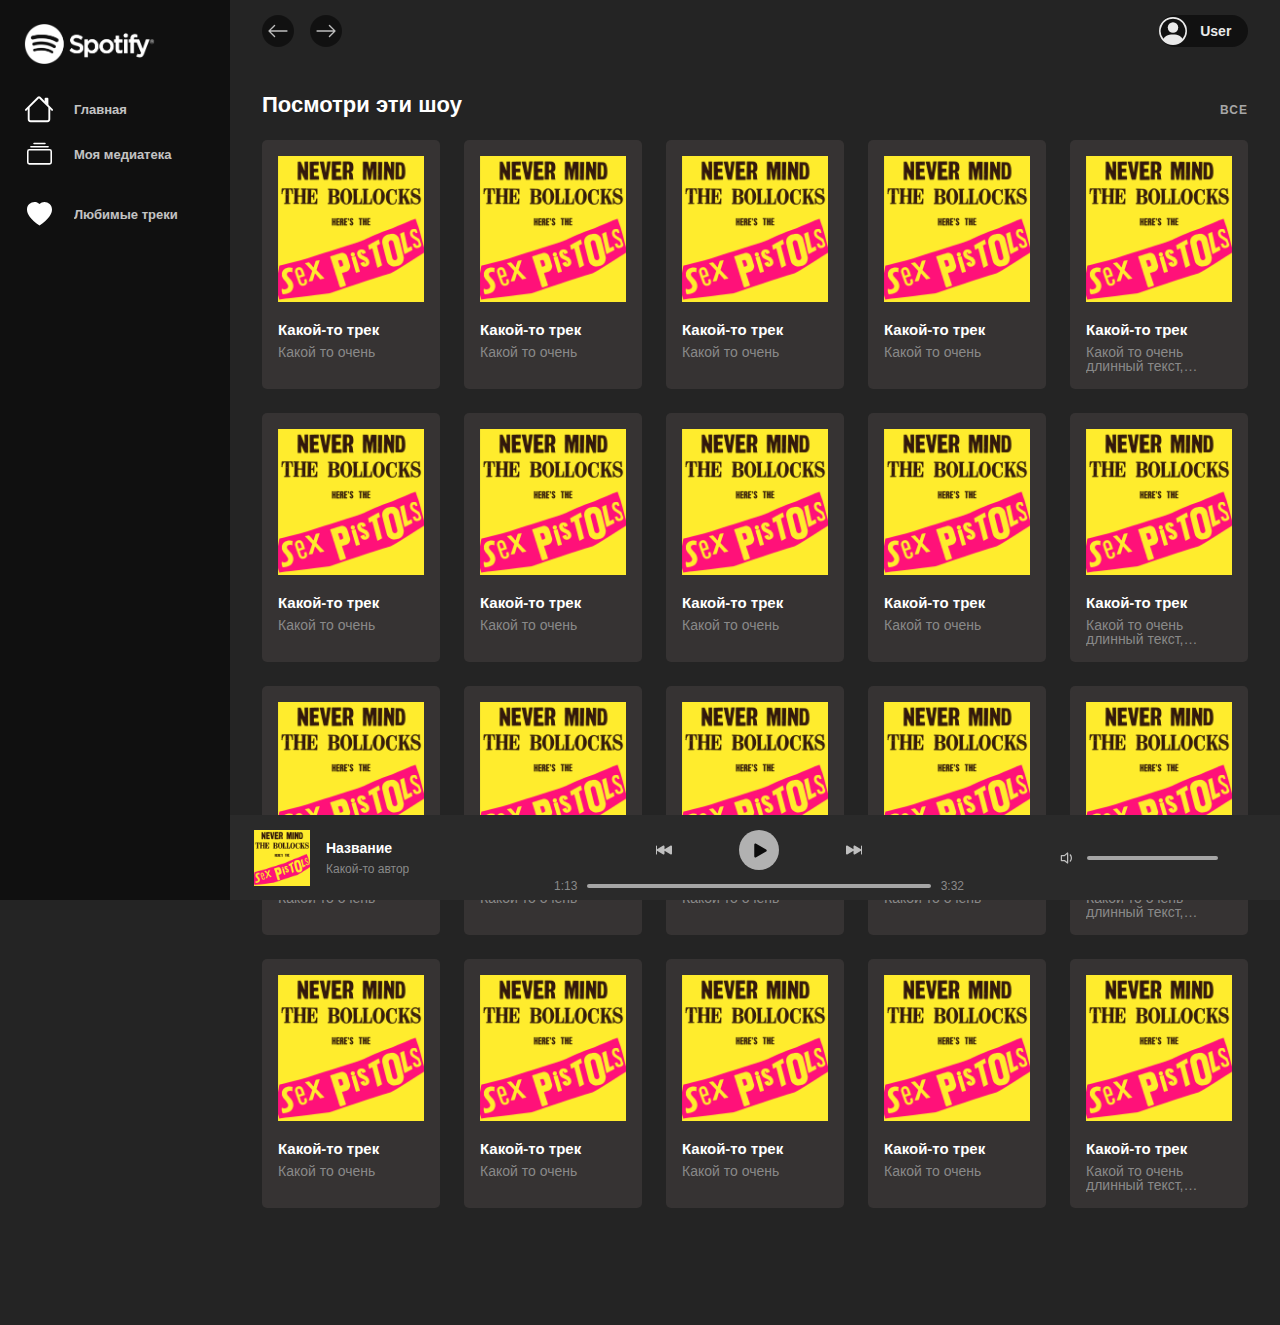
<file: src/pages/playlists.html>
<!DOCTYPE html>
<html lang="ru">
<head>
    <meta charset="UTF-8">
    <meta http-equiv="X-UA-Compatible" content="IE=edge">
    <meta name="viewport" content="width=device-width, initial-scale=1.0">
    <link rel="stylesheet" href="../styles/style.css">
    <title>Spotify</title>
</head>
<body class="app">
    <header class="header">
        <div class="header__buttons">
            <button type="button" class="header__button circle-button" onclick="history.back();" id="">
                <img src="../assets/icons/arrow_left.svg" alt="">
            </button>
            <button type="button" class="header__button circle-button" onclick="history.forward();">
                <img src="../assets/icons/arrow_right.svg" alt="">
            </button>
        </div>
        <div class="account">
            <img src="../assets/icons/user.svg" alt="" class="account__image">
            <span class="account__name">user</span>
        </div>
    </header>
    <nav class="menu">
        <a href="./index.html" class="menu__banner image-link">
            <img src="../assets/images/logo.png" alt="" class="menu__logo">
        </a>
        <ul class="menu__block">
            <li class="menu__tag tag">
                <a href="./index.html" class="tag__body">
                    <div class="tag__icon tag__icon_n">
                        <img src="../assets/icons/home.svg" alt=""">
                    </div>
                    <span class="tag__text">Главная</span>
                </a>                
            </li>
            <li class="menu__tag tag">
                <a href="./media.html" class="tag__body">
                    <div class="tag__icon tag__icon_s">
                        <img src="../assets/icons/media.svg" alt="">
                    </div>
                    <span class="tag__text">Моя медиатека</span>
                </a>                
            </li>
        </ul>
        <ul class="menu__block">
            <li class="menu__tag tag">
                <a href="./favorites.html" class="tag__body">
                    <div class="tag__icon tag__icon_s">
                        <img src="../assets/icons/favorite.svg" alt="">
                    </div>
                    <span class="tag__text">Любимые треки</span>
                </a>                
            </li>
        </ul>
    </nav>
    <main class="main">
        <div class="main__body">
            <section class="secondary-section section">
                <div class="secondary-section__title-block">
                    <h2 class="secondary-section__title subtitle">
                        Посмотри эти шоу
                    </h2>
                    <a href="./playlists.html" class="secondary-section__link text-link">Все</a>
                </div>
                <div class="secondary-section__body section-body">
                    <a href="./playlist.html">
                        <article class="secondary-section__card vertical-track-card">
                            <div class="vertical-track-card__image">
                                <img src="../assets/images/img-placeholder.jpg" alt="">                                
                            </div>
                            <div class="vertical-track-card__content">
                                <div class="vertical-track-card__primary-text card-primary-text">
                                    Какой-то трек
                                </div>
                                <div class="vertical-track-card__secondary-text card-secondary-text">
                                    Какой то очень
                                </div>
                            </div>
                            
                        </article>
                    </a>                        
                    <a href="./playlist.html">
                        <article class="secondary-section__card vertical-track-card">
                            <div class="vertical-track-card__image">
                                <img src="../assets/images/img-placeholder.jpg" alt="">                                
                            </div>
                            <div class="vertical-track-card__content">
                                <div class="vertical-track-card__primary-text card-primary-text">
                                    Какой-то трек
                                </div>
                                <div class="vertical-track-card__secondary-text card-secondary-text">
                                    Какой то очень
                                </div>
                            </div>
                            
                        </article>
                    </a>
                    <a href="./playlist.html">
                        <article class="secondary-section__card vertical-track-card">
                            <div class="vertical-track-card__image">
                                <img src="../assets/images/img-placeholder.jpg" alt="">                                
                            </div>
                            <div class="vertical-track-card__content">
                                <div class="vertical-track-card__primary-text card-primary-text">
                                    Какой-то трек
                                </div>
                                <div class="vertical-track-card__secondary-text card-secondary-text">
                                    Какой то очень
                                </div>
                            </div>
                            
                        </article>
                    </a>
                    <a href="./playlist.html">
                        <article class="secondary-section__card vertical-track-card">
                            <div class="vertical-track-card__image">
                                <img src="../assets/images/img-placeholder.jpg" alt="">                                
                            </div>
                            <div class="vertical-track-card__content">
                                <div class="vertical-track-card__primary-text card-primary-text">
                                    Какой-то трек
                                </div>
                                <div class="vertical-track-card__secondary-text card-secondary-text">
                                    Какой то очень
                                </div>
                            </div>
                            
                        </article>
                    </a>
                    <a href="./playlist.html">
                        <article class="secondary-section__card vertical-track-card">
                            <div class="vertical-track-card__image">
                                <img src="../assets/images/img-placeholder.jpg" alt="">                                
                            </div>
                            <div class="vertical-track-card__content">
                                <div class="vertical-track-card__primary-text card-primary-text">
                                    Какой-то трек
                                </div>
                                <div class="vertical-track-card__secondary-text card-secondary-text">
                                    Какой то очень длинный текст, который не влезает
                                </div>
                            </div>
                            
                        </article>
                    </a>
                    <a href="./playlist.html">
                        <article class="secondary-section__card vertical-track-card">
                            <div class="vertical-track-card__image">
                                <img src="../assets/images/img-placeholder.jpg" alt="">                                
                            </div>
                            <div class="vertical-track-card__content">
                                <div class="vertical-track-card__primary-text card-primary-text">
                                    Какой-то трек
                                </div>
                                <div class="vertical-track-card__secondary-text card-secondary-text">
                                    Какой то очень
                                </div>
                            </div>
                            
                        </article>
                    </a>                        
                    <a href="./playlist.html">
                        <article class="secondary-section__card vertical-track-card">
                            <div class="vertical-track-card__image">
                                <img src="../assets/images/img-placeholder.jpg" alt="">                                
                            </div>
                            <div class="vertical-track-card__content">
                                <div class="vertical-track-card__primary-text card-primary-text">
                                    Какой-то трек
                                </div>
                                <div class="vertical-track-card__secondary-text card-secondary-text">
                                    Какой то очень
                                </div>
                            </div>
                            
                        </article>
                    </a>
                    <a href="./playlist.html">
                        <article class="secondary-section__card vertical-track-card">
                            <div class="vertical-track-card__image">
                                <img src="../assets/images/img-placeholder.jpg" alt="">                                
                            </div>
                            <div class="vertical-track-card__content">
                                <div class="vertical-track-card__primary-text card-primary-text">
                                    Какой-то трек
                                </div>
                                <div class="vertical-track-card__secondary-text card-secondary-text">
                                    Какой то очень
                                </div>
                            </div>
                            
                        </article>
                    </a>
                    <a href="./playlist.html">
                        <article class="secondary-section__card vertical-track-card">
                            <div class="vertical-track-card__image">
                                <img src="../assets/images/img-placeholder.jpg" alt="">                                
                            </div>
                            <div class="vertical-track-card__content">
                                <div class="vertical-track-card__primary-text card-primary-text">
                                    Какой-то трек
                                </div>
                                <div class="vertical-track-card__secondary-text card-secondary-text">
                                    Какой то очень
                                </div>
                            </div>
                            
                        </article>
                    </a>
                    <a href="./playlist.html">
                        <article class="secondary-section__card vertical-track-card">
                            <div class="vertical-track-card__image">
                                <img src="../assets/images/img-placeholder.jpg" alt="">                                
                            </div>
                            <div class="vertical-track-card__content">
                                <div class="vertical-track-card__primary-text card-primary-text">
                                    Какой-то трек
                                </div>
                                <div class="vertical-track-card__secondary-text card-secondary-text">
                                    Какой то очень длинный текст, который не влезает
                                </div>
                            </div>
                            
                        </article>
                    </a>
                    <a href="./playlist.html">
                        <article class="secondary-section__card vertical-track-card">
                            <div class="vertical-track-card__image">
                                <img src="../assets/images/img-placeholder.jpg" alt="">                                
                            </div>
                            <div class="vertical-track-card__content">
                                <div class="vertical-track-card__primary-text card-primary-text">
                                    Какой-то трек
                                </div>
                                <div class="vertical-track-card__secondary-text card-secondary-text">
                                    Какой то очень
                                </div>
                            </div>
                            
                        </article>
                    </a>                        
                    <a href="./playlist.html">
                        <article class="secondary-section__card vertical-track-card">
                            <div class="vertical-track-card__image">
                                <img src="../assets/images/img-placeholder.jpg" alt="">                                
                            </div>
                            <div class="vertical-track-card__content">
                                <div class="vertical-track-card__primary-text card-primary-text">
                                    Какой-то трек
                                </div>
                                <div class="vertical-track-card__secondary-text card-secondary-text">
                                    Какой то очень
                                </div>
                            </div>
                            
                        </article>
                    </a>
                    <a href="./playlist.html">
                        <article class="secondary-section__card vertical-track-card">
                            <div class="vertical-track-card__image">
                                <img src="../assets/images/img-placeholder.jpg" alt="">                                
                            </div>
                            <div class="vertical-track-card__content">
                                <div class="vertical-track-card__primary-text card-primary-text">
                                    Какой-то трек
                                </div>
                                <div class="vertical-track-card__secondary-text card-secondary-text">
                                    Какой то очень
                                </div>
                            </div>
                            
                        </article>
                    </a>
                    <a href="./playlist.html">
                        <article class="secondary-section__card vertical-track-card">
                            <div class="vertical-track-card__image">
                                <img src="../assets/images/img-placeholder.jpg" alt="">                                
                            </div>
                            <div class="vertical-track-card__content">
                                <div class="vertical-track-card__primary-text card-primary-text">
                                    Какой-то трек
                                </div>
                                <div class="vertical-track-card__secondary-text card-secondary-text">
                                    Какой то очень
                                </div>
                            </div>
                            
                        </article>
                    </a>
                    <a href="./playlist.html">
                        <article class="secondary-section__card vertical-track-card">
                            <div class="vertical-track-card__image">
                                <img src="../assets/images/img-placeholder.jpg" alt="">                                
                            </div>
                            <div class="vertical-track-card__content">
                                <div class="vertical-track-card__primary-text card-primary-text">
                                    Какой-то трек
                                </div>
                                <div class="vertical-track-card__secondary-text card-secondary-text">
                                    Какой то очень длинный текст, который не влезает
                                </div>
                            </div>
                            
                        </article>
                    </a>
                    <a href="./playlist.html">
                        <article class="secondary-section__card vertical-track-card">
                            <div class="vertical-track-card__image">
                                <img src="../assets/images/img-placeholder.jpg" alt="">                                
                            </div>
                            <div class="vertical-track-card__content">
                                <div class="vertical-track-card__primary-text card-primary-text">
                                    Какой-то трек
                                </div>
                                <div class="vertical-track-card__secondary-text card-secondary-text">
                                    Какой то очень
                                </div>
                            </div>
                            
                        </article>
                    </a>                        
                    <a href="./playlist.html">
                        <article class="secondary-section__card vertical-track-card">
                            <div class="vertical-track-card__image">
                                <img src="../assets/images/img-placeholder.jpg" alt="">                                
                            </div>
                            <div class="vertical-track-card__content">
                                <div class="vertical-track-card__primary-text card-primary-text">
                                    Какой-то трек
                                </div>
                                <div class="vertical-track-card__secondary-text card-secondary-text">
                                    Какой то очень
                                </div>
                            </div>
                            
                        </article>
                    </a>
                    <a href="./playlist.html">
                        <article class="secondary-section__card vertical-track-card">
                            <div class="vertical-track-card__image">
                                <img src="../assets/images/img-placeholder.jpg" alt="">                                
                            </div>
                            <div class="vertical-track-card__content">
                                <div class="vertical-track-card__primary-text card-primary-text">
                                    Какой-то трек
                                </div>
                                <div class="vertical-track-card__secondary-text card-secondary-text">
                                    Какой то очень
                                </div>
                            </div>
                            
                        </article>
                    </a>
                    <a href="./playlist.html">
                        <article class="secondary-section__card vertical-track-card">
                            <div class="vertical-track-card__image">
                                <img src="../assets/images/img-placeholder.jpg" alt="">                                
                            </div>
                            <div class="vertical-track-card__content">
                                <div class="vertical-track-card__primary-text card-primary-text">
                                    Какой-то трек
                                </div>
                                <div class="vertical-track-card__secondary-text card-secondary-text">
                                    Какой то очень
                                </div>
                            </div>
                            
                        </article>
                    </a>
                    <a href="./playlist.html">
                        <article class="secondary-section__card vertical-track-card">
                            <div class="vertical-track-card__image">
                                <img src="../assets/images/img-placeholder.jpg" alt="">                                
                            </div>
                            <div class="vertical-track-card__content">
                                <div class="vertical-track-card__primary-text card-primary-text">
                                    Какой-то трек
                                </div>
                                <div class="vertical-track-card__secondary-text card-secondary-text">
                                    Какой то очень длинный текст, который не влезает
                                </div>
                            </div>
                            
                        </article>
                    </a>
                </div>                    
            </section>
        </div>
    </main>
    <footer class="footer">
        <div class="player">
            <div class="player__track small-track-label">
                <div class="small-track-label__image">
                    <img src="../assets/images/img-placeholder.jpg" alt="">
                </div>
                <div class="small-track-label__text">
                    <div class="small-track-label__title">
                        Название
                    </div>
                    <div class="small-track-label__subtitle">
                        Какой-то автор
                    </div>
                </div>
                
            </div>
            <div class="player__controls">
                <div class="player__buttons">
                    <button type="button" class="player__button">
                        <img src="../assets/icons/backward.svg" alt="">
                    </button>
                    <button type="button" class="player__button play-button">
                        <img src="../assets/icons/play.svg" alt="">
                    </button>
                    <button type="button" class="player__button">
                        <img src="../assets/icons/forward.svg" alt="">
                    </button>
                </div>
                <div class="player__track-progress track-progress">
                    <div class="track-progress__time">1:13</div>
                    <div class="track-progress__bar progress-bar">
                    </div>
                    <div class="track-progress__time">3:32</div>
                </div>
            </div>
            <div class="player__volume">
                <button class="player__volume-button player__button">
                    <img src="../assets/icons/volume.svg" alt="">
                </button>
                <div class="player__volume-bar progress-bar">

                </div>
            </div>
        </div>
    </footer>
</body>
</html>
</file>
<file: src/styles/style.css>
@charset "UTF-8";
/*Обнуление*/
* {
  padding: 0;
  margin: 0;
  border: 0;
}

*, *:before, *:after {
  -moz-box-sizing: border-box;
  -webkit-box-sizing: border-box;
  box-sizing: border-box;
}

:focus, :active {
  outline: none;
}

a:focus, a:active {
  outline: none;
}

nav, footer, header, menu {
  display: block;
}

html, body {
  height: 100%;
  width: 100%;
  font-size: 100%;
  line-height: 1;
  font-size: 14px;
  -ms-text-size-adjust: 100%;
  -moz-text-size-adjust: 100%;
  -webkit-text-size-adjust: 100%;
}

input, button, textarea {
  font-family: inherit;
}

input::-ms-clear {
  display: none;
}

button {
  cursor: pointer;
}

button::-moz-focus-inner {
  padding: 0;
  border: 0;
}

a, a:visited {
  text-decoration: none;
}

a:hover {
  text-decoration: none;
}

ul li {
  list-style: none;
}

img {
  vertical-align: top;
}

h1, h2, h3, h4, h5, h6 {
  font-size: inherit;
  font-weight: 400;
}

/*--------------------*/
.middle-track-label__subtitle, .middle-track-label__title, .vertical-track-card__primary-text, .horizontal-track-card__text, .small-track-label__subtitle, .small-track-label__title {
  overflow: hidden;
  text-overflow: ellipsis;
  white-space: nowrap;
}

.middle-track-label__title, .card-primary-text, .subtitle, .title, .small-track-label__title {
  font-weight: 600;
  color: #ffffff;
}

.middle-track-label__subtitle, .card-secondary-text, .track-progress__time, .small-track-label__subtitle {
  color: #898989;
  font-weight: 500;
}

.app {
  height: 100vh;
  width: 100%;
  font-family: spotify-circular, spotify-circular-cyrillic, spotify-circular-arabic, spotify-circular-hebrew, Helvetica Neue, helvetica, arial, Hiragino Kaku Gothic Pro, Meiryo, MS Gothic, sans-serif;
  background-color: #242424;
}

.middle-track-label__subtitle, .middle-track-label__title, .vertical-track-card__primary-text, .horizontal-track-card__text, .small-track-label__subtitle, .small-track-label__title {
  overflow: hidden;
  text-overflow: ellipsis;
  white-space: nowrap;
}

.middle-track-label__title, .card-primary-text, .subtitle, .title, .small-track-label__title {
  font-weight: 600;
  color: #ffffff;
}

.middle-track-label__subtitle, .card-secondary-text, .track-progress__time, .small-track-label__subtitle {
  color: #898989;
  font-weight: 500;
}

.circle-button, .player__button, .play-button {
  border-radius: 50%;
  cursor: pointer;
  background-color: #696868;
  opacity: 0.7;
}
.circle-button:hover, .player__button:hover, .play-button:hover {
  opacity: 1;
}

.header {
  position: fixed;
  z-index: 1;
  top: 0;
  width: 100%;
  height: 62px;
  display: flex;
  justify-content: space-between;
  align-items: center;
  background-color: #242424;
  padding-left: 262px;
  padding-right: 32px;
}
.header__buttons {
  display: flex;
  flex-direction: row;
}
.header__button {
  height: 32px;
  width: 32px;
  margin-right: 16px;
  background-color: rgba(0, 0, 0, 0.7);
}
.header__button img {
  height: 22px;
  width: 22px;
}

.account {
  display: flex;
  align-items: center;
  background-color: #101010;
  opacity: 0.9;
  border-radius: 30px;
  border: 1px hidden #2a2a2a;
  height: 32px;
}
.account__image {
  height: 28px;
  width: 28px;
  margin-right: 15%;
}
.account__name {
  color: #ffffff;
  text-transform: capitalize;
  margin-right: 30px;
  font-size: 14px;
  font-weight: 600;
}

.tag__body {
  display: flex;
  justify-content: start;
  align-items: center;
}
.tag__icon {
  margin-right: 20px;
  height: 30px;
  width: 30px;
  display: flex;
  justify-content: center;
  align-items: center;
  fill: #fff;
}
.tag__icon_n img {
  height: 30px;
  width: 30px;
}
.tag__icon_s img {
  height: 25px;
  width: 25px;
}
.tag__text {
  color: #ffffff;
  opacity: 0.75;
  font-size: 13px;
  font-weight: 700;
}
.tag:hover .tag__text {
  color: #ffffff;
  opacity: 0.98;
}
.tag:hover {
  zoom: 1.01;
  border-radius: 2px;
  background-color: rgba(42, 42, 42, 0.1);
}

.menu {
  position: fixed;
  z-index: 1;
  left: 0;
  height: 100vh;
  width: 230px;
  padding: 24px 0px 24px 24px;
  background-color: #101010;
}
.menu__banner {
  display: block;
  width: 100%;
}
.menu__logo {
  height: 40px;
  width: 131px;
}
.menu__block {
  margin-top: 30px;
}
.menu__tag {
  margin-top: 15px;
}
.menu__tag:first {
  margin-top: 10px;
}

.footer {
  position: fixed;
  z-index: 100;
  height: 85px;
  bottom: 0;
  width: 100%;
  padding-left: 230px;
}

.progress-bar {
  background-color: rgba(218, 218, 218, 0.7);
  height: 3px;
  border-radius: 20px;
  cursor: pointer;
}
.progress-bar:hover {
  background-color: rgba(218, 218, 218, 0.9);
}

.small-track-label {
  display: flex;
  align-items: center;
}
.small-track-label__image {
  flex: 0 0 56px;
  min-height: 56px;
  min-height: 56px;
  background-color: #504e4ebe;
  margin-right: 16px;
}
.small-track-label__image img {
  max-width: 100%;
}
.small-track-label__text {
  display: flex;
  flex-direction: column;
  justify-content: space-between;
  overflow: hidden;
}
.small-track-label__subtitle, .small-track-label__title {
  text-overflow: clip;
  padding: 4px 0px;
}
.small-track-label__title {
  font-size: 14px;
}
.small-track-label__subtitle {
  font-size: 12px;
}

.track-progress {
  display: flex;
  align-items: center;
}
.track-progress__bar {
  width: 80%;
  height: 30%;
}
.track-progress__time {
  margin: 0 10px;
  font-size: 12px;
}

.player {
  display: flex;
  justify-content: space-between;
  align-items: center;
  height: 100%;
  background-color: #2a2a2a;
  border: 1px hidden #101010;
}
.player__track {
  margin-left: 24px;
  height: 100%;
  flex: 0 0 25%;
  max-width: 25%;
}
.player__controls {
  height: 100%;
  flex-basis: 45%;
  display: flex;
  flex-direction: column;
  align-items: center;
  justify-content: space-between;
  justify-self: flex-start;
  --child-width: 70%;
}
.player__buttons {
  width: var(--child-width);
  flex: 0 0 70%;
  display: flex;
  justify-content: space-evenly;
  align-items: center;
  padding-top: 10px;
}
.player__buttons button {
  margin: 5px;
  flex-shrink: 0;
}
.player__track-progress {
  margin: 5px 10px 20px 10px;
  width: calc(var(--child-width) * 1.3);
}
.player__button {
  height: 40px;
  width: 40px;
  display: flex;
  justify-content: center;
  align-items: center;
  background-color: transparent;
}
.player__button.play-button {
  padding: 0.205% 0px 0px 0.82%;
  background-color: rgba(255, 255, 255, 0.9);
}
.player__button.play-button img {
  height: 25px;
  width: 25px;
}
.player__volume {
  display: flex;
  align-items: center;
  justify-content: center;
  width: 5%;
  flex: 0 0 25%;
  margin-right: 16px;
}
.player__volume-button img {
  height: 20px;
  width: 20px;
}
.player__volume-bar {
  width: 50%;
  height: 4px;
}

.middle-track-label__subtitle, .middle-track-label__title, .vertical-track-card__primary-text, .horizontal-track-card__text, .small-track-label__subtitle, .small-track-label__title {
  overflow: hidden;
  text-overflow: ellipsis;
  white-space: nowrap;
}

.middle-track-label__title, .card-primary-text, .subtitle, .title, .small-track-label__title {
  font-weight: 600;
  color: #ffffff;
}

.middle-track-label__subtitle, .card-secondary-text, .small-track-label__subtitle, .track-progress__time {
  color: #898989;
  font-weight: 500;
}

.title {
  font-size: 30px;
}

.subtitle {
  font-size: 22px;
}

.card-primary-text {
  font-size: 15px;
}

.card-secondary-text {
  font-size: 14px;
}

.main {
  padding-top: 62px;
  padding-left: 230px;
  padding-bottom: 85px;
}
.main__body {
  height: 100%;
  background-color: #242424;
  padding: 32px;
}

.text-link {
  color: #a7a7a7;
}
.text-link:hover {
  color: #ffffff;
  text-decoration: underline;
}

.horizontal-track-card {
  display: flex;
  overflow: hidden;
  border-radius: 5px;
  background-color: #3a3737ce;
  cursor: pointer;
  align-items: center;
}
.horizontal-track-card:hover {
  background-color: #534e4ece;
}
.horizontal-track-card__image {
  flex: 0 0 80px;
  min-height: 80px;
  margin-right: 5%;
  background-color: #504e4ebe;
  box-shadow: inset 10px 10px 10px 10px #242424;
}
.horizontal-track-card__image img {
  max-width: 100%;
}
.vertical-track-card {
  min-width: var(--min-card-width);
  display: flex;
  overflow: hidden;
  border-radius: 5px;
  background-color: #3a3737ce;
  cursor: pointer;
  flex-flow: column nowrap;
  justify-content: space-between;
  padding: 16px;
}
.vertical-track-card:hover {
  background-color: #534e4ece;
}
.vertical-track-card__image {
  flex: 0 0 var(--min-card-width)-16px;
  min-height: var(--min-card-width)-16px;
  border-radius: 5px;
  background-color: #504e4ebe;
  justify-self: flex-start;
  margin-bottom: 10px;
}
.vertical-track-card__image img {
  max-width: 100%;
}
.vertical-track-card__content {
  margin-top: 10px;
  flex: 1 1 auto;
  justify-self: flex-start;
}
.vertical-track-card__primary-text {
  padding-bottom: 4px;
}
.vertical-track-card__secondary-text {
  -webkit-line-clamp: 2;
  -webkit-box-orient: vertical;
  display: -webkit-box;
  margin-top: 4px;
  overflow: hidden;
  text-overflow: ellipsis;
  white-space: normal;
}

.main-section {
  display: flex;
  flex-direction: column;
  margin-bottom: 24px;
  min-height: 200px;
}
.main-section__title-block {
  margin-bottom: 24px;
}
.main-section__body {
  display: grid;
  gap: 16px 24px;
  --min-column-width: 270px;
  grid-template: auto/repeat(auto-fill, minmax(max(var(--min-column-width), 25%), 1fr));
}
.secondary-sections .section {
  margin-top: 36px;
}

.secondary-section__title-block {
  display: flex;
  justify-content: space-between;
  margin-bottom: 24px;
}
.secondary-section__title {
  display: flex;
  flex-direction: column;
  justify-content: space-around;
}
.secondary-section__link {
  align-self: flex-end;
  text-transform: uppercase;
  letter-spacing: 1px;
  font-size: 12px;
  font-weight: 700;
}
.secondary-section__body {
  --min-card-width: 158px;
  display: grid;
  gap: 24px 24px;
  grid-template: auto/repeat(auto-fill, minmax(max(var(--min-card-width), 10%), 1fr));
}
.secondary-section__body a {
  display: flex;
}
.middle-track-label__subtitle, .middle-track-label__title, .small-track-label__subtitle, .small-track-label__title, .horizontal-track-card__text, .vertical-track-card__primary-text {
  overflow: hidden;
  text-overflow: ellipsis;
  white-space: nowrap;
}

.middle-track-label__title, .small-track-label__title, .title, .subtitle, .card-primary-text {
  font-weight: 600;
  color: #ffffff;
}

.middle-track-label__subtitle, .small-track-label__subtitle, .track-progress__time, .card-secondary-text {
  color: #898989;
  font-weight: 500;
}

.tracklist-secondary-text {
  color: #a7a7a7;
  font-size: 14px;
  font-weight: 400;
  letter-spacing: normal;
}

.middle-track-label {
  display: flex;
  align-items: center;
}
.middle-track-label__image {
  flex: 0 0 40px;
  min-height: 40px;
  min-height: 40px;
  background-color: #504e4ebe;
  margin-right: 16px;
}
.middle-track-label__image img {
  max-width: 100%;
}
.middle-track-label__text {
  display: flex;
  flex-direction: column;
  justify-content: space-between;
  overflow: hidden;
}
.middle-track-label__subtitle, .middle-track-label__title {
  text-overflow: clip;
  padding: 4px 0px;
}
.middle-track-label__title {
  font-size: 16px;
}
.middle-track-label__subtitle {
  font-size: 14px;
}
.middle-track-label__title, .middle-track-label__subtitle {
  font-weight: 400;
  text-overflow: ellipsis;
}

.tracklist-section__header {
  padding-bottom: 16px;
}
.tracklist-header {
  display: flex;
  align-items: center;
}
.tracklist-header__image {
  flex: 0 0 232px;
  min-height: 232px;
  box-shadow: inset 10px 10px 10px 10px #242424;
  margin-right: 32px;
}
.tracklist-header__image img {
  max-width: 100%;
}
.tracklist-header__content {
  color: #ffffff;
  overflow: hidden;
  flex: 0 0 50%;
  align-self: flex-end;
  padding-right: 32px;
}
.tracklist-header__type {
  font-size: 12px;
  font-weight: 600;
  text-transform: uppercase;
}
.tracklist-header__title {
  -webkit-line-clamp: 3;
  -webkit-box-orient: vertical;
  font-size: 70px;
  overflow-wrap: break-word;
  display: -webkit-box;
  text-overflow: ellipsis;
  overflow: hidden;
  margin: 8px 0px 10.6666666667px 0px;
}
.tracklist-header__about {
  display: flex;
  align-items: center;
  justify-content: start;
}
.tracklist-header__about div {
  margin-right: 10px;
}
.tracklist-header__owner {
  font-weight: 600;
}
.tracklist-header__controls {
  height: 100%;
  margin: auto;
  justify-self: center;
}
.tracklist-header__play {
  height: 100px;
  width: 100px;
  padding-left: 4%;
}
.tracklist-header__play img {
  width: 70%;
  height: 70%;
}

.tracklist-row {
  display: grid;
  grid-template: 100%/0.5fr 12fr 9fr 2fr;
  gap: 16px;
  padding: 8px 16px;
}
.tracklist-row__column {
  margin: auto 0px;
  overflow: hidden;
}
.tracklist-row__column:first-child {
  display: flex;
  justify-content: center;
}
.tracklist-row__column:last-child {
  display: flex;
  justify-content: flex-end;
}

.tracklist-body {
  background-color: #242424;
}
.tracklist-body__header {
  text-transform: uppercase;
  position: sticky;
  top: 62px;
  background-color: #242424;
  border-bottom: 2px groove rgba(42, 42, 42, 0.4);
  padding-top: 16px;
  padding-bottom: 16px;
}
.tracklist-body__header::after {
  height: 30px;
  background-color: #fff;
}
.tracklist-track:hover {
  background-color: rgba(83, 78, 78, 0.4);
  border-radius: 0px 0px 5px 5px;
}

/*# sourceMappingURL=style.css.map */
</file>
